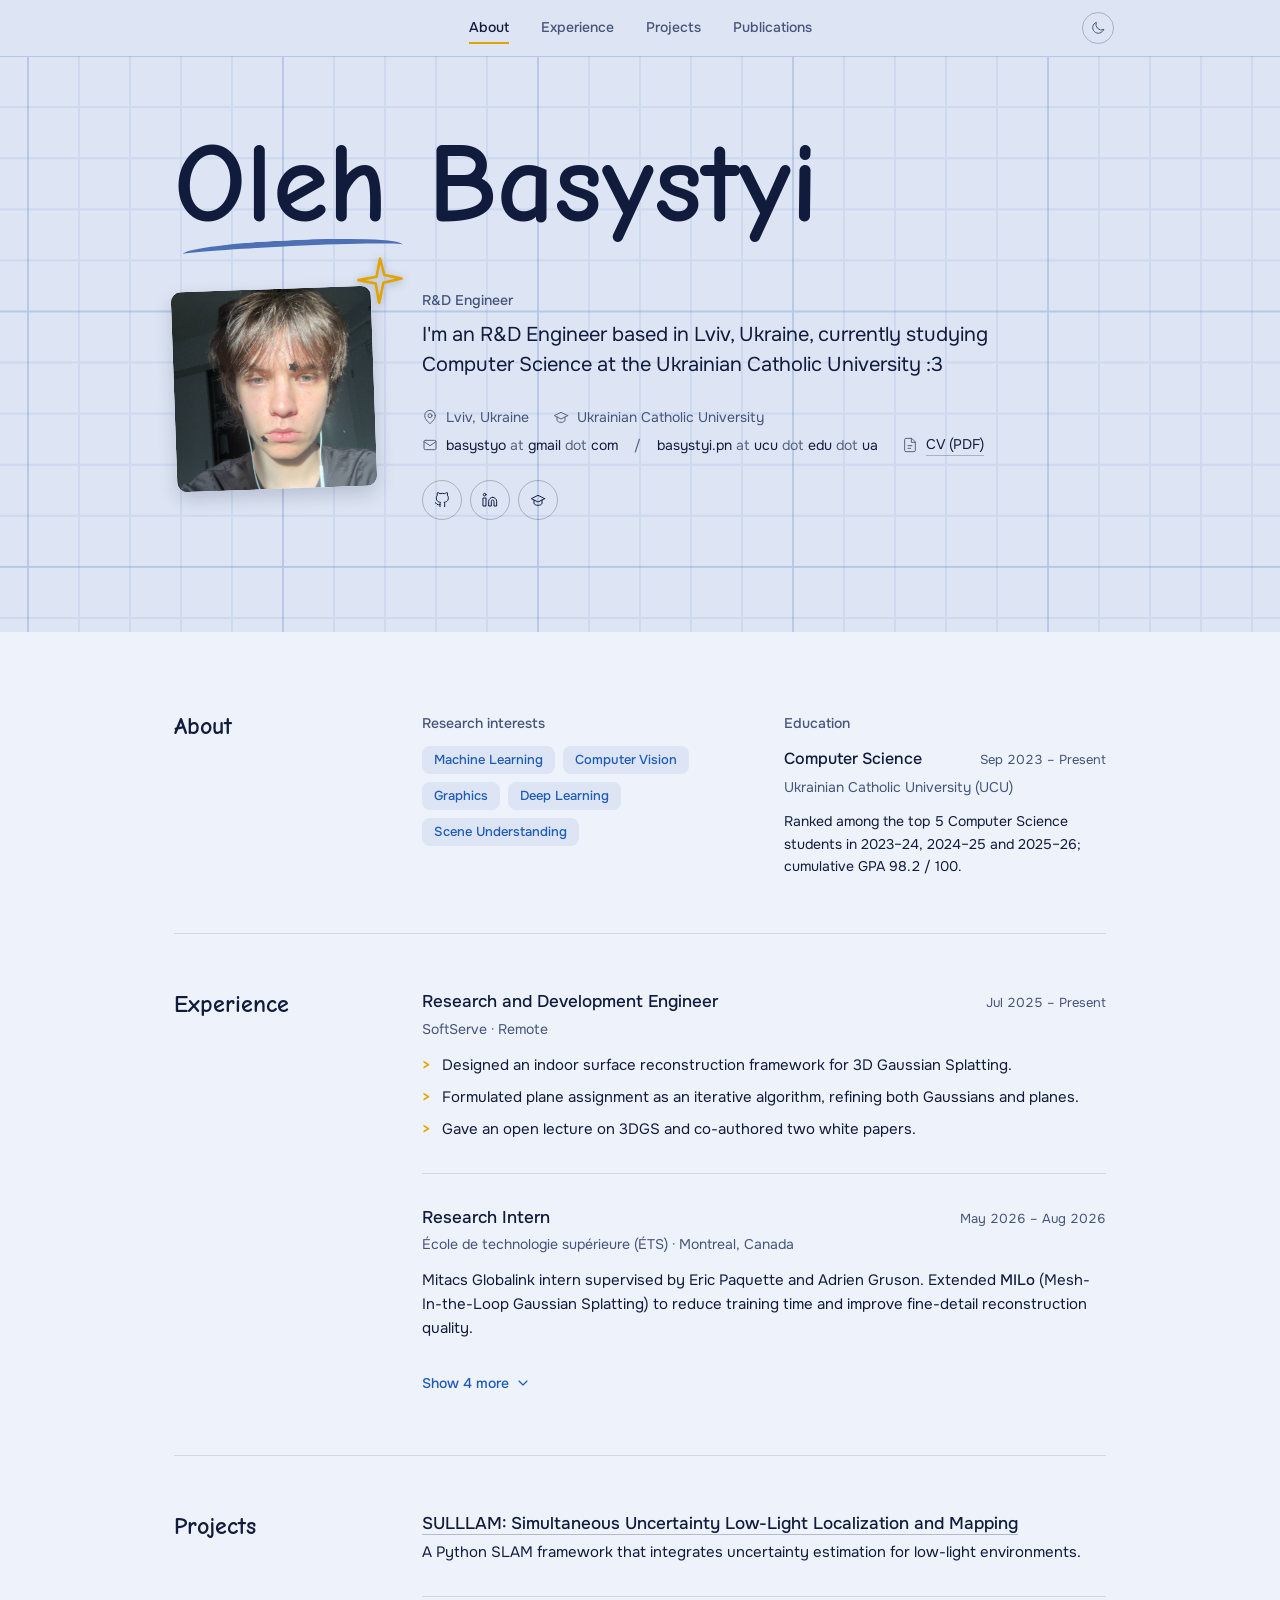
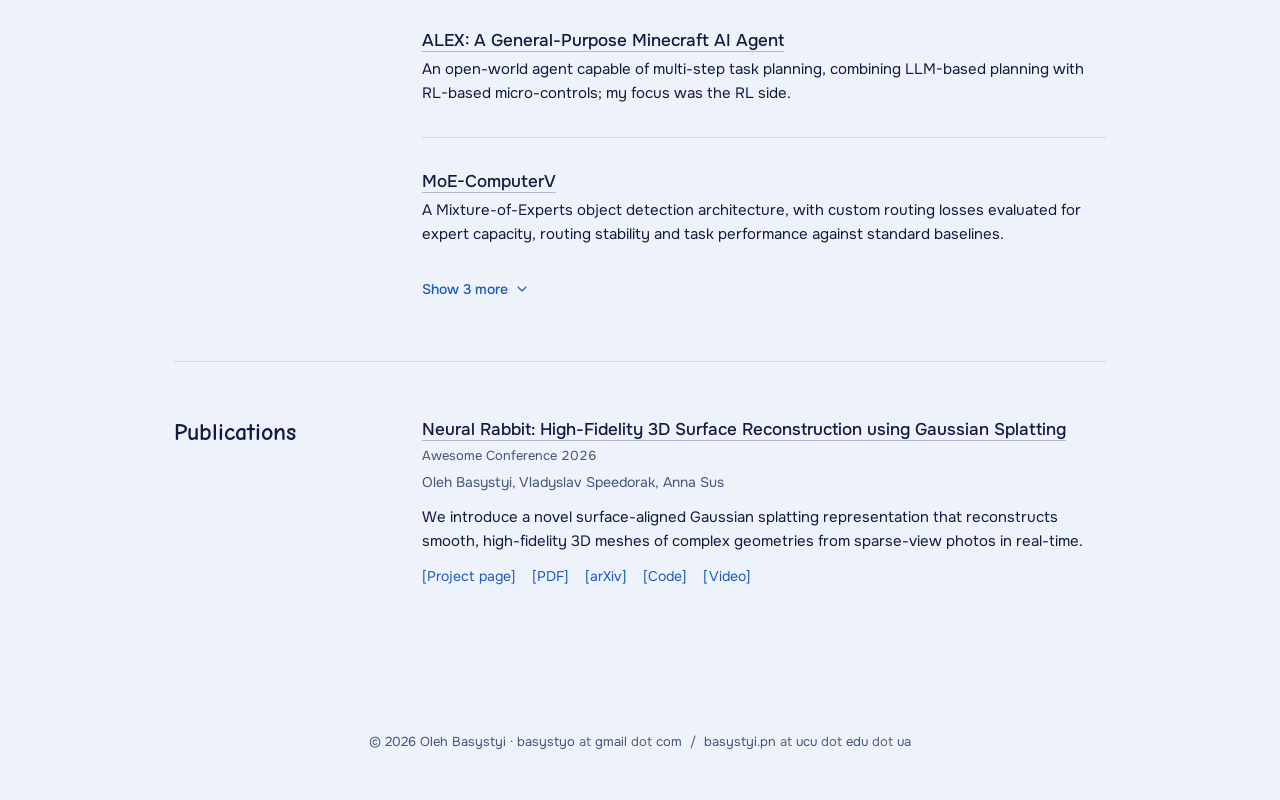
<file: index.html>
<!DOCTYPE html>
<html lang="en">
<head>
  <meta charset="utf-8">
  <title>Oleh Basystyi</title>
  <meta name="description" content="R&amp;D Engineer working on machine learning, computer vision and graphics.">
  <meta name="viewport" content="width=device-width, initial-scale=1">

  <link rel="preconnect" href="https://fonts.googleapis.com">
  <link rel="preconnect" href="https://fonts.gstatic.com" crossorigin>
  <link href="https://fonts.googleapis.com/css2?family=Onest:wght@400;500;600;700&family=Comic+Neue:wght@700&display=swap" rel="stylesheet">

  <link rel="icon" type="image/svg+xml" href="./assets/favicon.svg">
  <link href="./assets/style.css?v=13" rel="stylesheet">
  <meta name="theme-color" content="#13214a">
  <script>
    /* Theme before first paint: saved choice, else the system setting. */
    (function () {
      var d = document.documentElement, t;
      try { t = localStorage.getItem('theme'); } catch (e) {}
      if (t !== 'light' && t !== 'dark') t = matchMedia('(prefers-color-scheme: light)').matches ? 'light' : 'dark';
      d.dataset.theme = t;
      d.classList.add('js');
    })();
  </script>
</head>
<body id="top">

  <header class="site-nav">
    <nav class="site-nav-inner" aria-label="Sections">
      <a class="is-active" href="#top" aria-current="true">About</a>
      <a href="#experience">Experience</a>
      <a href="#projects">Projects</a>
      <a href="#publications">Publications</a>
      <button class="theme-toggle" type="button" aria-label="Switch to light theme">
        <svg class="icon-sun" viewBox="0 0 24 24" fill="none" stroke="currentColor" stroke-width="1.5" stroke-linecap="round" stroke-linejoin="round" aria-hidden="true"><circle cx="12" cy="12" r="4"/><path d="M12 2v2M12 20v2M4.93 4.93l1.41 1.41M17.66 17.66l1.41 1.41M2 12h2M20 12h2M4.93 19.07l1.41-1.41M17.66 6.34l1.41-1.41"/></svg>
        <svg class="icon-moon" viewBox="0 0 24 24" fill="none" stroke="currentColor" stroke-width="1.5" stroke-linecap="round" stroke-linejoin="round" aria-hidden="true"><path d="M20.5 14.5A8.5 8.5 0 0 1 9.5 3.5a8.5 8.5 0 1 0 11 11Z"/></svg>
      </button>
    </nav>
  </header>

  <main>

    <!-- =================== HERO =================== -->
    <section class="hero">
      <div class="hero-inner">
        <h1 class="hero-name">Oleh Basystyi</h1>

        <div class="hero-body">
          <div class="profile-photo-wrap">
            <div class="profile-photo">
              <img src="./assets/photo.png" alt="Oleh Basystyi">
            </div>
            <svg class="wavy-frame" viewBox="0 0 100 100" aria-hidden="true" fill="none" stroke="currentColor" stroke-linecap="round" stroke-linejoin="round">
              <path class="wavy-frame-1" d="M17.6,5.4 C19.0,5.3 23.1,5.2 25.8,5.0 C28.6,4.9 31.2,4.5 34.0,4.3 C36.7,4.2 39.6,4.2 42.5,4.1 C45.4,3.9 48.2,3.6 51.1,3.6 C54.0,3.5 57.0,3.7 59.8,3.9 C62.7,4.2 65.4,4.7 68.2,5.0 C71.0,5.2 73.6,5.4 76.5,5.4 C79.3,5.4 82.5,4.6 85.3,4.8 C88.0,5.1 91.6,5.1 93.1,6.8 C94.7,8.5 94.4,12.2 94.7,15.0 C95.0,17.7 95.1,20.3 95.0,23.1 C95.0,26.0 94.6,29.1 94.4,31.9 C94.3,34.8 94.2,37.6 94.3,40.4 C94.5,43.1 95.1,45.8 95.4,48.5 C95.6,51.3 95.8,54.3 95.8,57.1 C95.9,60.0 95.8,62.9 95.8,65.8 C95.9,68.7 96.2,71.7 96.2,74.6 C96.1,77.4 95.8,80.2 95.6,82.9 C95.4,85.7 96.0,88.9 94.8,91.0 C93.6,93.2 91.0,94.8 88.5,95.6 C86.1,96.4 83.0,95.8 80.1,95.8 C77.2,95.7 74.1,95.4 71.1,95.2 C68.2,95.1 65.3,94.9 62.4,94.8 C59.6,94.7 56.8,94.8 54.0,94.7 C51.2,94.6 48.4,94.2 45.6,94.2 C42.7,94.3 40.0,94.7 37.1,94.9 C34.2,95.2 31.2,95.8 28.2,95.9 C25.3,96.1 22.4,96.0 19.6,95.9 C16.7,95.9 13.6,96.5 11.1,95.7 C8.5,95.0 5.4,93.7 4.2,91.6 C3.0,89.5 3.9,85.9 3.8,83.1 C3.7,80.2 3.8,77.4 3.6,74.5 C3.5,71.7 3.0,69.0 3.0,66.1 C3.0,63.2 3.2,60.0 3.5,57.1 C3.7,54.1 4.4,51.1 4.6,48.2 C4.8,45.3 4.8,42.5 4.8,39.7 C4.8,36.9 4.8,34.0 4.8,31.2 C4.8,28.3 5.0,25.6 4.9,22.7 C4.7,19.7 3.7,16.4 3.9,13.5 C4.0,10.6 4.0,6.8 5.7,5.2 C7.5,3.7 11.6,4.3 14.4,4.1 C17.3,3.9 20.2,4.1 23.0,3.9 C25.8,3.8 28.3,3.2 31.2,3.0 C34.0,2.8 38.5,2.7 39.9,2.7"/>
              <path class="wavy-frame-2" d="M23.5,4.3 C24.9,4.3 29.2,4.2 32.2,4.3 C35.1,4.5 38.2,5.0 41.1,5.0 C44.0,5.0 46.7,4.7 49.6,4.5 C52.5,4.3 55.4,3.9 58.3,3.9 C61.2,3.8 64.1,4.1 67.0,4.2 C69.9,4.2 72.9,4.1 75.7,4.3 C78.5,4.4 81.4,4.4 84.0,4.9 C86.6,5.4 89.8,5.4 91.5,7.0 C93.2,8.5 93.7,11.8 94.3,14.3 C94.9,16.9 94.8,19.5 94.9,22.3 C95.0,25.0 94.9,28.0 94.9,30.8 C94.9,33.7 94.9,36.5 94.9,39.4 C95.0,42.2 95.1,45.1 95.1,47.9 C95.0,50.8 94.7,53.6 94.8,56.5 C94.8,59.4 95.1,62.2 95.3,65.2 C95.6,68.1 96.2,71.3 96.4,74.3 C96.6,77.3 96.6,80.3 96.5,83.2 C96.4,86.0 97.0,89.4 95.7,91.5 C94.4,93.6 91.5,95.2 88.8,95.8 C86.1,96.4 82.5,95.2 79.5,95.0 C76.5,94.9 73.7,94.8 70.8,94.8 C68.0,94.9 65.3,95.2 62.5,95.3 C59.6,95.4 56.7,95.5 53.8,95.3 C51.0,95.2 48.1,94.8 45.2,94.6 C42.3,94.5 39.6,94.5 36.7,94.5 C33.9,94.6 31.0,94.7 28.1,94.8 C25.3,94.9 22.4,94.9 19.4,95.2 C16.4,95.4 12.6,96.8 9.9,96.2 C7.3,95.6 4.3,93.9 3.3,91.6 C2.2,89.2 3.7,85.2 3.9,82.1 C4.0,79.1 4.0,76.2 4.0,73.2 C4.1,70.3 3.9,67.4 3.9,64.5 C4.0,61.6 4.1,58.6 4.1,55.7 C4.1,52.8 4.0,49.9 4.0,47.0 C3.9,44.0 3.6,41.0 3.7,38.1 C3.9,35.3 4.5,32.5 4.8,29.7 C5.1,26.9 5.4,24.3 5.4,21.4 C5.4,18.5 4.4,15.2 4.8,12.5 C5.2,9.7 6.0,6.3 7.9,4.9 C9.8,3.5 13.4,4.2 16.1,3.9 C18.8,3.5 21.5,3.2 24.4,3.1 C27.3,3.0 30.4,3.1 33.4,3.2 C36.4,3.3 39.5,3.7 42.4,3.6 C45.4,3.6 49.7,3.0 51.2,2.9"/>
              <path class="wavy-frame-3" d="M20.6,5.1 C22.0,5.1 26.1,5.0 28.9,5.0 C31.7,5.1 34.6,5.3 37.4,5.3 C40.2,5.3 42.9,5.1 45.7,5.1 C48.4,5.1 51.2,5.3 54.0,5.3 C56.8,5.3 59.5,5.3 62.4,5.1 C65.2,4.9 68.2,4.3 71.1,4.1 C74.0,3.8 77.1,3.6 79.9,3.6 C82.8,3.6 85.7,3.3 88.2,4.0 C90.7,4.7 94.0,5.7 95.2,7.7 C96.4,9.8 95.4,13.6 95.4,16.5 C95.3,19.4 95.0,22.4 94.9,25.2 C94.9,28.0 95.0,30.7 95.1,33.5 C95.2,36.2 95.6,38.9 95.5,41.7 C95.4,44.5 94.9,47.5 94.7,50.3 C94.5,53.1 94.2,55.8 94.1,58.5 C94.1,61.3 94.3,64.0 94.4,66.8 C94.5,69.6 94.5,72.3 94.6,75.2 C94.8,78.0 95.0,80.9 95.2,83.9 C95.4,86.8 96.7,91.0 95.6,93.1 C94.4,95.1 91.0,95.9 88.2,96.3 C85.5,96.8 82.1,95.8 79.1,95.7 C76.2,95.6 73.5,95.7 70.6,95.7 C67.8,95.7 65.0,95.7 62.1,95.7 C59.3,95.7 56.5,95.7 53.6,95.7 C50.8,95.7 48.0,95.8 45.1,95.8 C42.3,95.8 39.4,95.9 36.6,95.7 C33.9,95.5 31.3,94.8 28.6,94.6 C25.9,94.3 23.2,94.3 20.4,94.3 C17.6,94.4 14.2,95.6 11.7,95.0 C9.1,94.4 6.4,92.8 5.2,90.8 C4.0,88.8 4.6,85.6 4.4,82.9 C4.2,80.2 4.0,77.5 3.9,74.7 C3.9,71.9 4.0,68.9 4.1,66.1 C4.1,63.2 4.5,60.3 4.4,57.4 C4.3,54.6 3.7,51.9 3.5,49.0 C3.2,46.2 3.0,43.2 2.9,40.3 C2.9,37.4 3.0,34.5 3.1,31.6 C3.2,28.7 3.3,25.8 3.4,23.0 C3.5,20.2 3.3,17.2 3.7,14.5 C4.1,11.9 4.2,8.7 5.8,7.0 C7.5,5.3 10.9,5.1 13.5,4.6 C16.1,4.0 18.5,3.8 21.3,3.7 C24.0,3.6 27.1,3.8 30.0,3.8 C32.8,3.8 37.2,3.9 38.6,3.9"/>
              <path class="wavy-frame-4" d="M19.6,5.0 C21.1,5.0 25.4,5.1 28.3,5.1 C31.1,5.1 33.9,5.1 36.8,5.1 C39.6,5.0 42.4,4.8 45.3,4.9 C48.1,5.0 51.0,5.6 53.9,5.8 C56.7,6.0 59.4,6.1 62.2,6.0 C65.1,5.8 68.1,5.1 71.1,4.8 C74.0,4.5 77.0,4.4 79.9,4.3 C82.9,4.2 86.0,3.6 88.7,4.2 C91.4,4.8 94.9,5.7 96.0,7.9 C97.2,10.1 95.8,14.2 95.7,17.2 C95.5,20.3 95.1,23.4 95.1,26.3 C95.1,29.2 95.4,31.8 95.5,34.7 C95.6,37.5 95.7,40.4 95.7,43.3 C95.6,46.2 95.2,49.1 95.1,52.0 C95.0,54.9 95.0,57.7 94.9,60.6 C94.8,63.4 94.7,66.2 94.5,69.0 C94.4,71.7 93.9,74.3 93.9,77.1 C93.9,79.9 94.8,83.1 94.7,86.0 C94.5,88.9 94.9,93.0 93.2,94.6 C91.5,96.2 87.3,95.3 84.5,95.4 C81.6,95.6 78.8,95.5 75.9,95.5 C73.0,95.6 70.2,95.7 67.3,95.7 C64.4,95.7 61.5,95.6 58.6,95.6 C55.7,95.7 52.8,95.7 49.9,95.9 C47.0,96.1 44.1,96.6 41.1,96.6 C38.2,96.6 35.3,96.2 32.4,96.0 C29.6,95.8 26.8,95.5 24.0,95.3 C21.2,95.2 18.3,95.4 15.6,95.1 C12.8,94.8 9.4,94.9 7.6,93.4 C5.9,91.8 5.7,88.4 5.1,85.8 C4.6,83.2 4.6,80.5 4.5,77.8 C4.3,75.0 4.3,72.1 4.4,69.2 C4.4,66.3 4.6,63.3 4.6,60.4 C4.6,57.5 4.6,54.7 4.4,51.8 C4.3,48.9 4.1,46.0 3.9,43.1 C3.8,40.2 3.9,37.3 3.7,34.2 C3.5,31.2 2.9,28.1 2.7,25.0 C2.6,22.0 2.4,18.8 2.7,16.0 C2.9,13.2 2.8,10.0 4.2,8.0 C5.7,6.1 8.7,4.8 11.3,4.1 C14.0,3.4 17.0,3.9 19.9,3.9 C22.8,3.9 25.9,4.1 28.8,4.0 C31.7,4.0 34.6,3.9 37.5,3.9 C40.4,3.8 44.7,3.7 46.2,3.7"/>
            </svg>
            <svg class="photo-doodle" viewBox="0 0 60 60" aria-hidden="true" fill="none" stroke="currentColor" stroke-width="3" stroke-linecap="round" stroke-linejoin="round">
              <path d="M30 4 L35 23 L55 27 L34 32 L29 55 L25 33 L5 29 L26 25 Z"/>
            </svg>
          </div>

          <div class="hero-copy">
            <div class="profile-title">R&amp;D Engineer</div>
            <p class="content-intro">
              I'm an R&amp;D Engineer based in Lviv, Ukraine, currently studying Computer Science at the
              Ukrainian Catholic University :3
            </p>

            <ul class="profile-meta">
              <li>
                <svg viewBox="0 0 24 24" fill="none" stroke="currentColor" stroke-width="1.5" stroke-linecap="round" stroke-linejoin="round"><path d="M20 10c0 6-8 12-8 12s-8-6-8-12a8 8 0 0 1 16 0Z"/><circle cx="12" cy="10" r="3"/></svg>
                Lviv, Ukraine
              </li>
              <li>
                <svg viewBox="0 0 24 24" fill="none" stroke="currentColor" stroke-width="1.5" stroke-linecap="round" stroke-linejoin="round"><path d="M22 10 12 5 2 10l10 5 10-5Z"/><path d="M6 12v5c0 1.5 3 3 6 3s6-1.5 6-3v-5"/></svg>
                Ukrainian Catholic University
              </li>
              <li>
                <svg viewBox="0 0 24 24" fill="none" stroke="currentColor" stroke-width="1.5" stroke-linecap="round" stroke-linejoin="round"><rect x="3" y="5" width="18" height="14" rx="2"/><path d="m3 7 9 6 9-6"/></svg>
                <span class="email">basystyo <span class="email-sep">at</span> gmail <span class="email-sep">dot</span> com</span><span class="email-or" aria-hidden="true">/</span><span class="email">basystyi.pn <span class="email-sep">at</span> ucu <span class="email-sep">dot</span> edu <span class="email-sep">dot</span> ua</span>
              </li>
              <li>
                <svg viewBox="0 0 24 24" fill="none" stroke="currentColor" stroke-width="1.5" stroke-linecap="round" stroke-linejoin="round"><path d="M14 2H6a2 2 0 0 0-2 2v16a2 2 0 0 0 2 2h12a2 2 0 0 0 2-2V8z"/><path d="M14 2v6h6"/><path d="M9 13h6M9 17h4"/></svg>
                <a href="./cv/cv.pdf" target="_blank" rel="noopener">CV (PDF)</a>
              </li>
            </ul>

            <div class="social-links">
              <a class="social-icon" href="https://github.com/n1n1n1q" title="GitHub" aria-label="GitHub" target="_blank" rel="noopener">
                <svg viewBox="0 0 24 24" fill="none" stroke="currentColor" stroke-width="1.5" stroke-linecap="round" stroke-linejoin="round"><path d="M9 19c-5 1.5-5-2.5-7-3m14 6v-3.87a3.37 3.37 0 0 0-.94-2.61c3.14-.35 6.44-1.54 6.44-7A5.44 5.44 0 0 0 20 4.77 5.07 5.07 0 0 0 19.91 1S18.73.65 16 2.48a13.38 13.38 0 0 0-7 0C6.27.65 5.09 1 5.09 1A5.07 5.07 0 0 0 5 4.77a5.44 5.44 0 0 0-1.5 3.78c0 5.42 3.3 6.61 6.44 7A3.37 3.37 0 0 0 9 18.13V22"/></svg>
              </a>
              <a class="social-icon" href="https://www.linkedin.com/in/basystyi/" title="LinkedIn" aria-label="LinkedIn" target="_blank" rel="noopener">
                <svg viewBox="0 0 24 24" fill="none" stroke="currentColor" stroke-width="1.5" stroke-linecap="round" stroke-linejoin="round"><path d="M16 8a6 6 0 0 1 6 6v7h-4v-7a2 2 0 0 0-2-2 2 2 0 0 0-2 2v7h-4v-7a6 6 0 0 1 6-6z"/><rect x="2" y="9" width="4" height="12"/><circle cx="4" cy="4" r="2"/></svg>
              </a>
              <a class="social-icon" href="https://scholar.google.com/citations?user=eHlHtVQAAAAJ" title="Google Scholar" aria-label="Google Scholar" target="_blank" rel="noopener">
                <svg viewBox="0 0 24 24" fill="none" stroke="currentColor" stroke-width="1.5" stroke-linecap="round" stroke-linejoin="round"><path d="M22 10 12 5 2 10l10 5 10-5Z"/><path d="M6 12v5c0 1.5 3 3 6 3s6-1.5 6-3v-5"/></svg>
              </a>
            </div>
          </div>
        </div>
      </div>
    </section>

    <!-- =================== SECTIONS =================== -->
    <div class="sections">

      <section class="section reveal" id="about" aria-labelledby="about-title">
        <h2 class="section-title" id="about-title">About</h2>
        <div class="section-body about-grid">
          <div class="content-block">
            <h3 class="block-title">Research interests</h3>
            <div class="interests-list">
              <span class="tag">Machine Learning</span>
              <span class="tag">Computer Vision</span>
              <span class="tag">Graphics</span>
              <span class="tag">Deep Learning</span>
              <span class="tag">Scene Understanding</span>
            </div>
          </div>

          <div class="content-block">
            <h3 class="block-title">Education</h3>
            <div class="education-entry">
              <div class="edu-top">
                <span class="edu-degree">Computer Science</span>
                <span class="edu-period">Sep 2023 &ndash; Present</span>
              </div>
              <div class="edu-school">Ukrainian Catholic University (UCU)</div>
              <p class="edu-note">Ranked among the top 5 Computer Science students in 2023&ndash;24, 2024&ndash;25 and 2025&ndash;26; cumulative GPA 98.2 / 100.</p>
            </div>
          </div>
        </div>
      </section>

      <section class="section reveal" id="experience" aria-labelledby="experience-title">
        <h2 class="section-title" id="experience-title">Experience</h2>
        <div class="section-body">
        <div class="entry-list">

          <div class="entry">
            <div class="entry-head">
              <div class="entry-title">Research and Development Engineer</div>
              <div class="entry-period">Jul 2025 &ndash; Present</div>
            </div>
            <div class="entry-meta">SoftServe &middot; Remote</div>
            <div class="entry-desc">
              <ul>
                <li>Designed an indoor surface reconstruction framework for 3D Gaussian Splatting.</li>
                <li>Formulated plane assignment as an iterative algorithm, refining both Gaussians and planes.</li>
                <li>Gave an open lecture on 3DGS and co-authored two white papers.</li>
              </ul>
            </div>
          </div>

          <div class="entry entry--extra">
            <div class="entry-head">
              <div class="entry-title">Teaching Assistant</div>
              <div class="entry-period">Sep 2024 &ndash; Present</div>
            </div>
            <div class="entry-meta">Ukrainian Catholic University &middot; Lviv, Ukraine &middot; Part-time</div>
            <p class="entry-desc entry-lead">Led office hours, mentored final projects, developed study materials, laboratory works and homework, and graded coursework.</p>
            <div class="entry-desc">
              <ul>
                <li><b>Artificial Intelligence</b> (Aug 2026 &ndash; Present) | currently TA for the course.</li>
                <li><b>Linear Algebra</b> (Jan &ndash; May 2026) | mentored course projects and conducted seminars and lab defenses.</li>
                <li><b>Algorithms and Data Structures</b> (Jun 2025 &ndash; Jan 2026) | restructured the course, developed study materials, and ran seminars and exams.</li>
                <li><b>Architecture of Computer Systems</b> (Jan &ndash; May 2025) | gave feedback on lab works and helped students understand course material.</li>
                <li><b>Discrete Mathematics</b> (Sep 2024 &ndash; Jan 2025) | restructured course projects and developed study materials.</li>
              </ul>
            </div>
          </div>

          <div class="entry">
            <div class="entry-head">
              <div class="entry-title">Research Intern</div>
              <div class="entry-period">May 2026 &ndash; Aug 2026</div>
            </div>
            <div class="entry-meta">&Eacute;cole de technologie sup&eacute;rieure (&Eacute;TS) &middot; Montreal, Canada</div>
            <p class="entry-desc">Mitacs Globalink intern supervised by Eric Paquette and Adrien Gruson. Extended <b>MILo</b> (Mesh-In-the-Loop Gaussian Splatting) to reduce training time and improve fine-detail reconstruction quality.</p>
          </div>

          <div class="entry entry--extra">
            <div class="entry-head">
              <div class="entry-title">Research Intern</div>
              <div class="entry-period">Jul 2025 &ndash; Jul 2026</div>
            </div>
            <div class="entry-meta">Ukrainian Catholic University</div>
            <div class="entry-desc">
              <ul>
                <li>Implemented and compared filtering algorithms for IMU-based navigation.</li>
                <li>Evaluated SLAM and VIO algorithms in low-light conditions, identifying failure modes and research gaps.</li>
              </ul>
            </div>
          </div>

          <div class="entry entry--extra">
            <div class="entry-head">
              <div class="entry-title">Computer Vision Engineer</div>
              <div class="entry-period">Jun 2025 &ndash; Sep 2025</div>
            </div>
            <div class="entry-meta">Alta Ares &middot; Part-time</div>
            <p class="entry-desc">Built a reconstruction pipeline with COLMAP/GLOMAP and Gaussian Splatting (3DGUT) with object detection using YOLO.</p>
          </div>

          <div class="entry entry--extra">
            <div class="entry-head">
              <div class="entry-title">Research Intern</div>
              <div class="entry-period">Feb 2025 &ndash; Jul 2025</div>
            </div>
            <div class="entry-meta">UCU Machine Learning Lab &middot; Remote &middot; Part-time</div>
            <p class="entry-desc">Investigated efficiency-oriented alternatives to Gaussian Splatting and SfM; the work continued at SoftServe.</p>
          </div>

        </div>
        </div>
      </section>

      <section class="section reveal" id="projects" aria-labelledby="projects-title">
        <h2 class="section-title" id="projects-title">Projects</h2>
        <div class="section-body">
        <div class="entry-list">

          <div class="entry">
            <div class="entry-head">
              <div class="entry-title"><a href="https://github.com/n1n1n1q/SULLLAM" target="_blank" rel="noopener">SULLLAM: Simultaneous Uncertainty Low-Light Localization and Mapping</a></div>
            </div>
            <p class="entry-desc">A Python SLAM framework that integrates uncertainty estimation for low-light environments.</p>
          </div>

          <div class="entry">
            <div class="entry-head">
              <div class="entry-title"><a href="https://github.com/n1n1n1q/alex" target="_blank" rel="noopener">ALEX: A General-Purpose Minecraft AI Agent</a></div>
            </div>
            <p class="entry-desc">An open-world agent capable of multi-step task planning, combining LLM-based planning with RL-based micro-controls; my focus was the RL side.</p>
          </div>

          <div class="entry entry--extra">
            <div class="entry-head">
              <div class="entry-title"><a href="https://github.com/n1n1n1q/adhd" target="_blank" rel="noopener">ADHD: Adaptive Dynamic Hazard Detection</a></div>
            </div>
            <p class="entry-desc">A change-detection pipeline that compares 3D point clouds built with Fast3R against mapped 3D objects detected with YOLO.</p>
          </div>

          <div class="entry entry--extra">
            <div class="entry-head">
              <div class="entry-title"><a href="https://github.com/n1n1n1q/distributed-dl" target="_blank" rel="noopener">Distributed DL</a></div>
            </div>
            <p class="entry-desc">A libtorch-based framework for distributed deep learning, implementing MPI and NCCL communication primitives over Torch tensors, plus a Python- and GDB-based MPI-friendly debugger.</p>
          </div>

          <div class="entry">
            <div class="entry-head">
              <div class="entry-title"><a href="https://github.com/n1n1n1q/MoE-COMPUTEr" target="_blank" rel="noopener">MoE-ComputerV</a></div>
            </div>
            <p class="entry-desc">A Mixture-of-Experts object detection architecture, with custom routing losses evaluated for expert capacity, routing stability and task performance against standard baselines.</p>
          </div>

          <div class="entry entry--extra">
            <div class="entry-head">
              <div class="entry-title"><a href="https://github.com/Raspy-Py/DroneSwarm" target="_blank" rel="noopener">Drone Swarm</a></div>
            </div>
            <p class="entry-desc">A low-cost LED detection algorithm for an embedded device (OpenCV, Eigen, PyTorch), and research into estimating the distance between an FPV drone and an object of interest.</p>
          </div>

        </div>
        </div>
      </section>

      <section class="section reveal" id="publications" aria-labelledby="publications-title">
        <h2 class="section-title" id="publications-title">Publications</h2>
        <div class="section-body">
          <div class="entry-list">
      <!-- PUBLICATIONS_START -->
      <div class="entry">
        <div class="entry-head">
          <div class="entry-title"><a href="./papers/example-paper/">Neural Rabbit: High-Fidelity 3D Surface Reconstruction using Gaussian Splatting</a></div>
          <div class="entry-period">Awesome Conference 2026</div>
        </div>
        <div class="entry-meta">Oleh Basystyi, Vladyslav Speedorak, Anna Sus</div>
        <p class="entry-desc">We introduce a novel surface-aligned Gaussian splatting representation that reconstructs smooth, high-fidelity 3D meshes of complex geometries from sparse-view photos in real-time.</p>
        <div class="entry-links">
          <a href="./papers/example-paper/">[Project page]</a>
          <a href="https://arxiv.org/pdf/xxxx.xxxxx" target="_blank" rel="noopener">[PDF]</a>
          <a href="https://arxiv.org/abs/xxxx.xxxxx" target="_blank" rel="noopener">[arXiv]</a>
          <a href="https://github.com/n1n1n1q/neural-rabbit" target="_blank" rel="noopener">[Code]</a>
          <a href="https://www.youtube.com/watch?v=dQw4w9WgXcQ" target="_blank" rel="noopener">[Video]</a>
        </div>
      </div>
      <!-- PUBLICATIONS_END -->
          </div>
        </div>
      </section>

    </div>

  </main>

  <footer class="site-footer">
    &copy; 2026 Oleh Basystyi &middot; <span class="email">basystyo <span class="email-sep">at</span> gmail <span class="email-sep">dot</span> com</span><span class="email-or" aria-hidden="true">/</span><span class="email">basystyi.pn <span class="email-sep">at</span> ucu <span class="email-sep">dot</span> edu <span class="email-sep">dot</span> ua</span>
  </footer>

  <script src="./assets/script.js?v=13"></script>
</body>
</html>
</file>
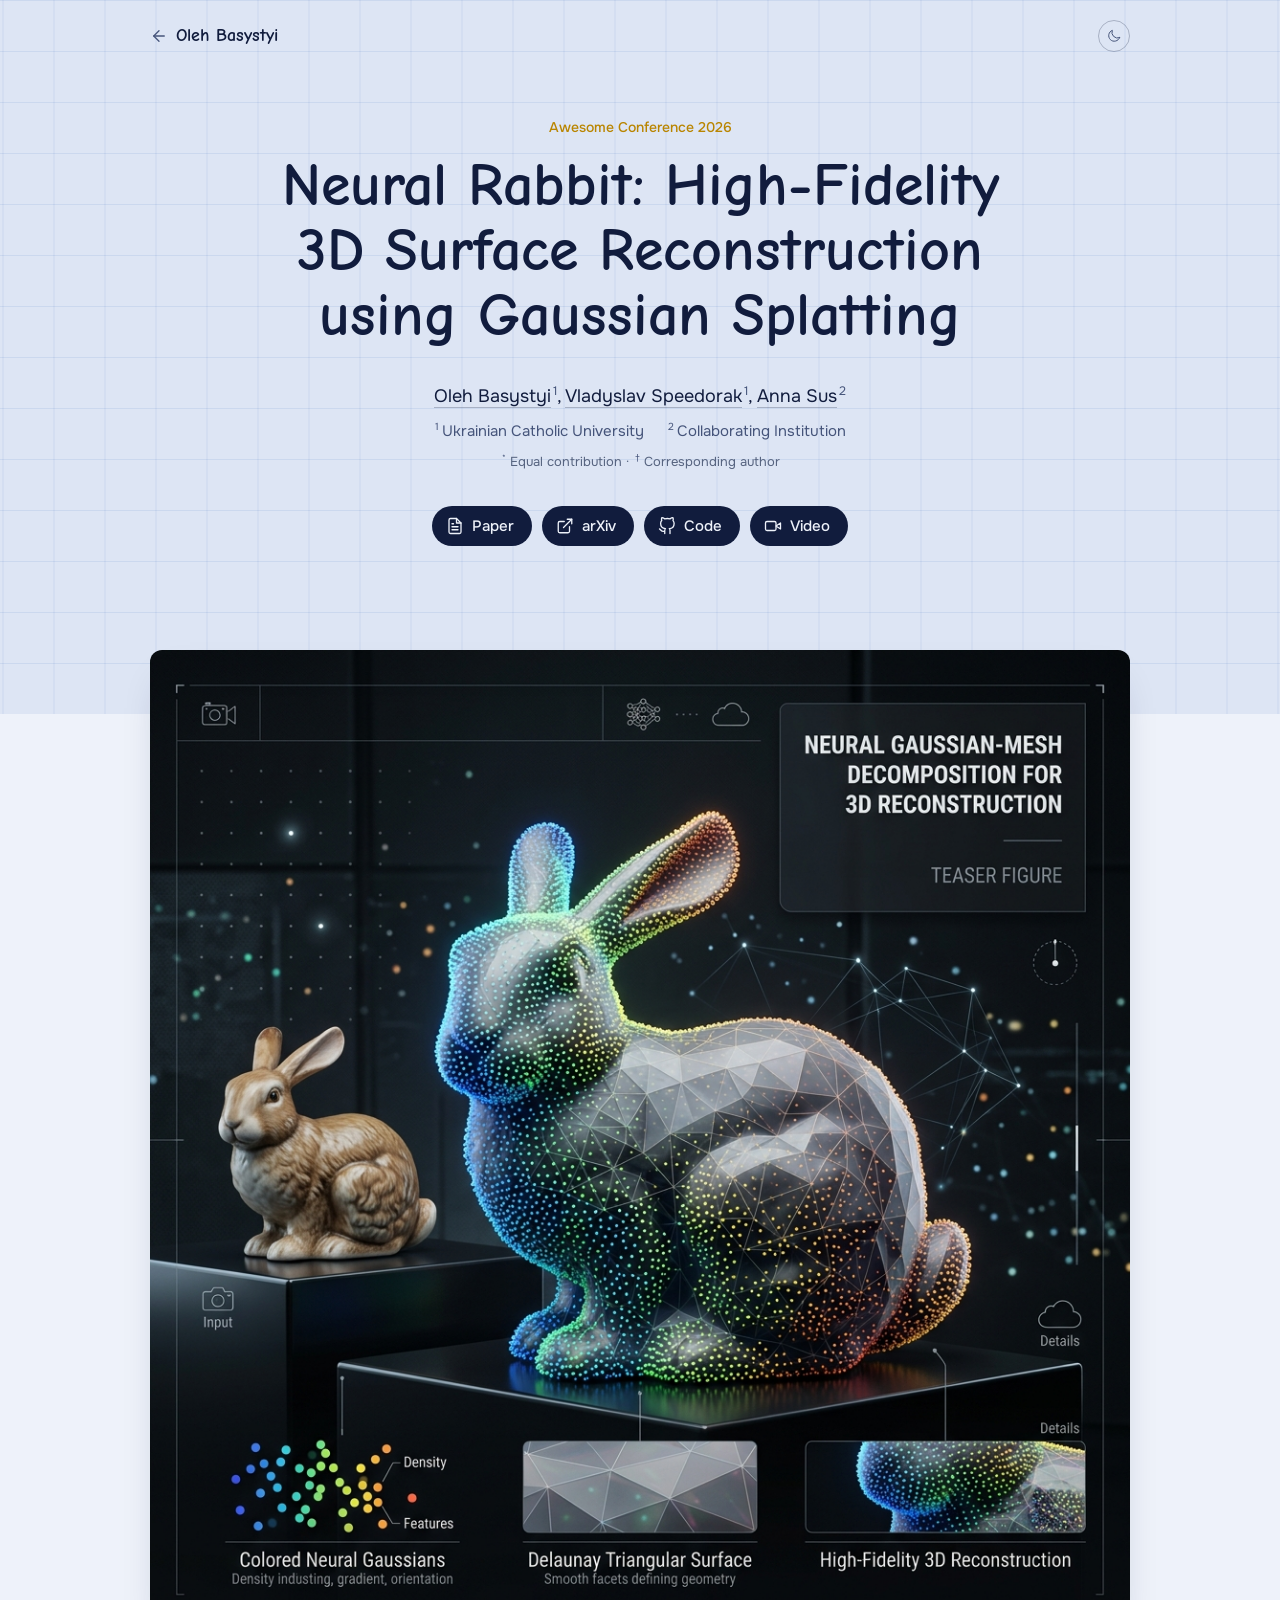
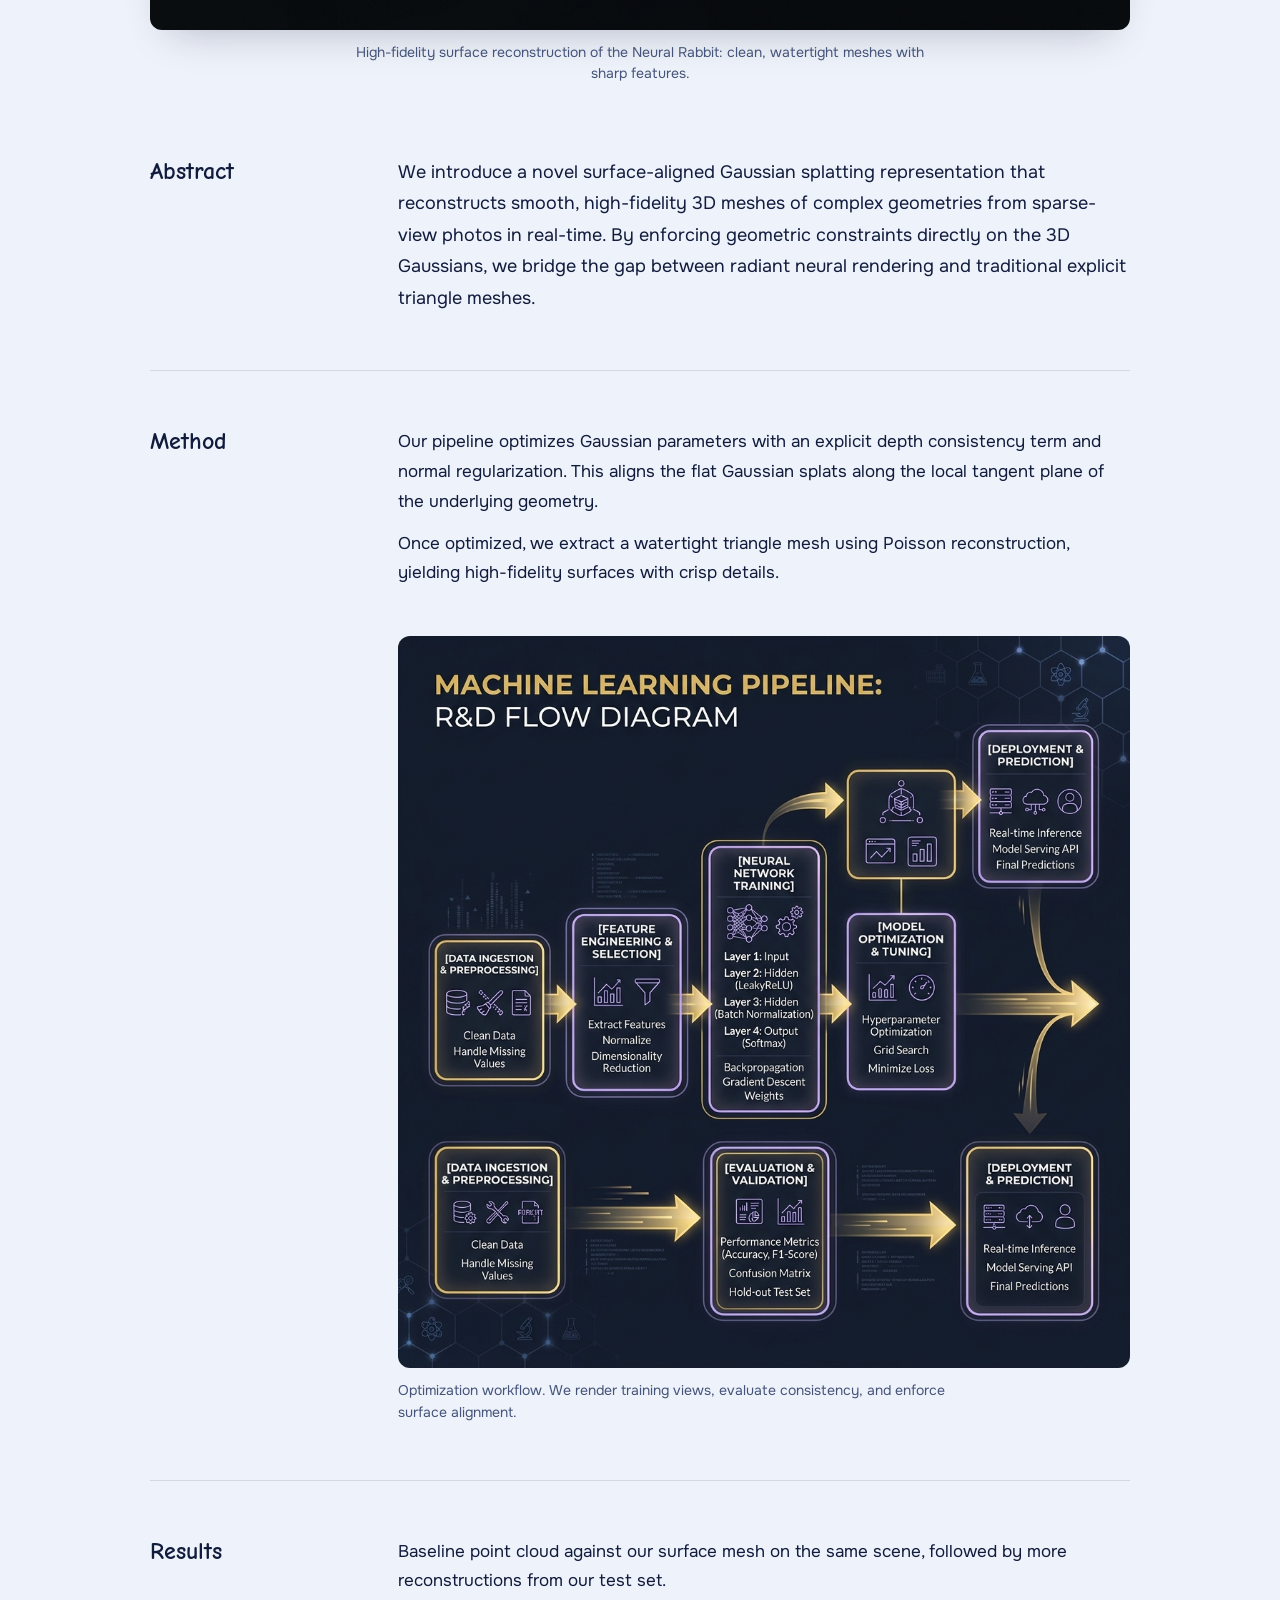
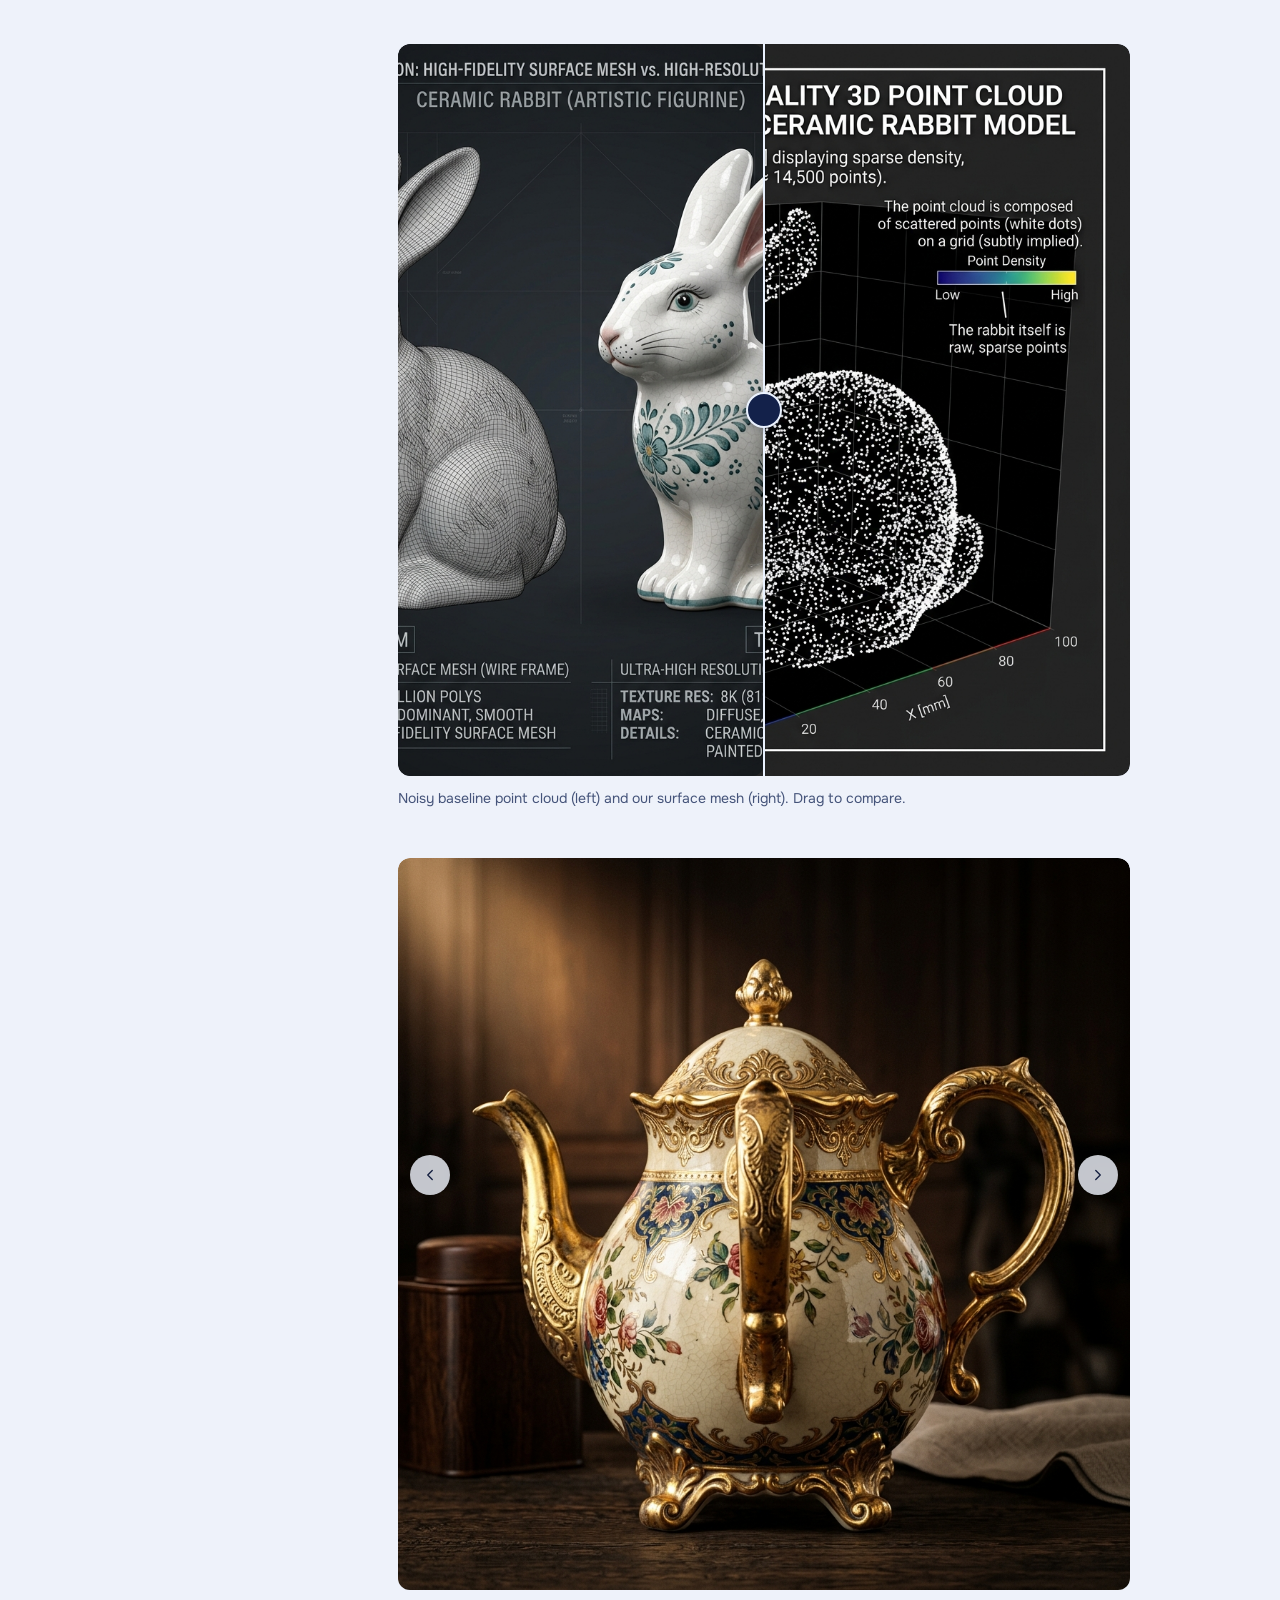
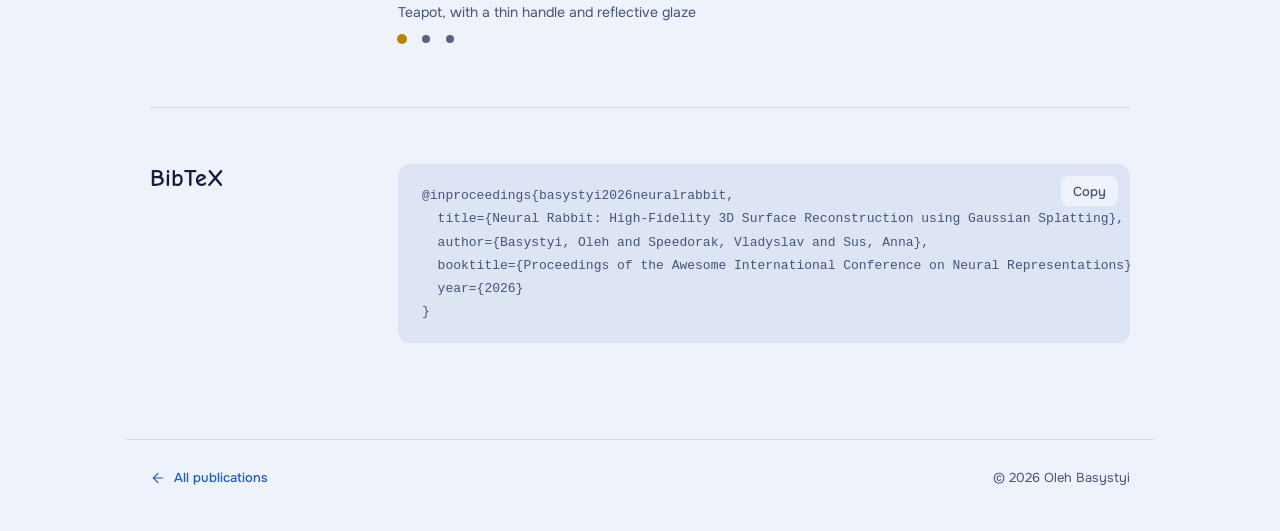
<file: papers/example-paper/index.html>
<!DOCTYPE html>
<html lang="en">
<head>
  <meta charset="utf-8">
  <title>Neural Rabbit &middot; Oleh Basystyi</title>
  <meta name="description" content="Neural Rabbit: High-Fidelity 3D Surface Reconstruction using Gaussian Splatting.">
  <meta name="viewport" content="width=device-width, initial-scale=1">

  <!-- Fonts (Consistent with Oleh Basystyi's personal website) -->
  <link rel="preconnect" href="https://fonts.googleapis.com">
  <link rel="preconnect" href="https://fonts.gstatic.com" crossorigin>
  <link href="https://fonts.googleapis.com/css2?family=Onest:wght@400;500;600;700&family=Comic+Neue:wght@700&family=JetBrains+Mono:wght@400&display=swap" rel="stylesheet">

  <!-- Favicon -->
  <link rel="icon" type="image/svg+xml" href="../../assets/favicon.svg">
  
  <!-- Shared Style -->
  <link href="../../paper-core/paper.css?v=5" rel="stylesheet">
  <script>
    /* Theme before first paint: saved choice, else the system setting. */
    (function () {
      var d = document.documentElement, t;
      try { t = localStorage.getItem('theme'); } catch (e) {}
      if (t !== 'light' && t !== 'dark') t = matchMedia('(prefers-color-scheme: light)').matches ? 'light' : 'dark';
      d.dataset.theme = t;
      d.classList.add('js');
    })();
  </script>
</head>
<body>

  <!-- ==================== MASTHEAD ==================== -->
  <div class="paper-masthead">
    <nav class="paper-topbar" aria-label="Site">
      <a class="paper-home" href="../../">
        <svg viewBox="0 0 24 24" fill="none" stroke="currentColor" stroke-width="1.75" stroke-linecap="round" stroke-linejoin="round" aria-hidden="true"><path d="M19 12H5"/><path d="m12 19-7-7 7-7"/></svg>
        Oleh Basystyi
      </a>
      <button class="theme-toggle" type="button" aria-label="Switch to light theme">
        <svg class="icon-sun" viewBox="0 0 24 24" fill="none" stroke="currentColor" stroke-width="1.5" stroke-linecap="round" stroke-linejoin="round" aria-hidden="true"><circle cx="12" cy="12" r="4"/><path d="M12 2v2M12 20v2M4.93 4.93l1.41 1.41M17.66 17.66l1.41 1.41M2 12h2M20 12h2M4.93 19.07l1.41-1.41M17.66 6.34l1.41-1.41"/></svg>
        <svg class="icon-moon" viewBox="0 0 24 24" fill="none" stroke="currentColor" stroke-width="1.5" stroke-linecap="round" stroke-linejoin="round" aria-hidden="true"><path d="M20.5 14.5A8.5 8.5 0 0 1 9.5 3.5a8.5 8.5 0 1 0 11 11Z"/></svg>
      </button>
    </nav>

    <header class="paper-header">
      <div class="paper-conference">Awesome Conference 2026</div>
      <h1 class="paper-title">Neural Rabbit: High-Fidelity 3D Surface Reconstruction using Gaussian Splatting</h1>

      <!-- Authors: name, link, affiliation number(s). Add * or &dagger; after the number for notes. -->
      <p class="paper-authors">
          <span class="author"><a href="https://github.com/n1n1n1q" target="_blank" rel="noopener">Oleh Basystyi</a><sup>1</sup></span>,
          <span class="author"><a href="#" target="_blank" rel="noopener">Vladyslav Speedorak</a><sup>1</sup></span>,
          <span class="author"><a href="#" target="_blank" rel="noopener">Anna Sus</a><sup>2</sup></span>
      </p>
      <p class="paper-affiliations">
          <span><sup>1</sup>Ukrainian Catholic University</span>
          <span><sup>2</sup>Collaborating Institution</span>
      </p>
      <p class="paper-notes"><sup>*</sup> Equal contribution &middot; <sup>&dagger;</sup> Corresponding author</p>

      <!-- Links: delete any you don't have -->
      <div class="paper-links">
        <a class="paper-btn" href="#" target="_blank" rel="noopener">
          <svg viewBox="0 0 24 24" fill="none" stroke="currentColor" stroke-width="1.75" stroke-linecap="round" stroke-linejoin="round" aria-hidden="true"><path d="M14 2H6a2 2 0 0 0-2 2v16a2 2 0 0 0 2 2h12a2 2 0 0 0 2-2V8z"/><path d="M14 2v6h6"/><path d="M16 13H8M16 17H8M10 9H8"/></svg>
          Paper
        </a>
        <a class="paper-btn" href="#" target="_blank" rel="noopener">
          <svg viewBox="0 0 24 24" fill="none" stroke="currentColor" stroke-width="1.75" stroke-linecap="round" stroke-linejoin="round" aria-hidden="true"><path d="M18 13v6a2 2 0 0 1-2 2H5a2 2 0 0 1-2-2V8a2 2 0 0 1 2-2h6"/><path d="M15 3h6v6"/><path d="M10 14 21 3"/></svg>
          arXiv
        </a>
        <a class="paper-btn" href="#" target="_blank" rel="noopener">
          <svg viewBox="0 0 24 24" fill="none" stroke="currentColor" stroke-width="1.75" stroke-linecap="round" stroke-linejoin="round" aria-hidden="true"><path d="M9 19c-5 1.5-5-2.5-7-3m14 6v-3.87a3.37 3.37 0 0 0-.94-2.61c3.14-.35 6.44-1.54 6.44-7A5.44 5.44 0 0 0 20 4.77 5.07 5.07 0 0 0 19.91 1S18.73.65 16 2.48a13.38 13.38 0 0 0-7 0C6.27.65 5.09 1 5.09 1A5.07 5.07 0 0 0 5 4.77a5.44 5.44 0 0 0-1.5 3.78c0 5.42 3.3 6.61 6.44 7A3.37 3.37 0 0 0 9 18.13V22"/></svg>
          Code
        </a>
        <a class="paper-btn" href="#" target="_blank" rel="noopener">
          <svg viewBox="0 0 24 24" fill="none" stroke="currentColor" stroke-width="1.75" stroke-linecap="round" stroke-linejoin="round" aria-hidden="true"><path d="m22 8-6 4 6 4V8Z"/><rect x="2" y="6" width="14" height="12" rx="2"/></svg>
          Video
        </a>
      </div>
    </header>
  </div>

  <main class="paper-wrap">

    <!-- ==================== TEASER ==================== -->
    <figure class="paper-figure paper-figure--wide paper-teaser">
      <img src="assets/teaser.png" alt="Neural Rabbit reconstructed as a smooth surface mesh.">
      <figcaption class="figure-caption">High-fidelity surface reconstruction of the Neural Rabbit: clean, watertight meshes with sharp features.</figcaption>
    </figure>

    <!-- ==================== ABSTRACT ==================== -->
    <section class="paper-section">
      <h2>Abstract</h2>
      <div class="paper-abstract">
        <p>We introduce a novel surface-aligned Gaussian splatting representation that reconstructs smooth, high-fidelity 3D meshes of complex geometries from sparse-view photos in real-time. By enforcing geometric constraints directly on the 3D Gaussians, we bridge the gap between radiant neural rendering and traditional explicit triangle meshes.</p>
      </div>
    </section>

    <!-- ==================== METHOD ==================== -->
    <!-- Text, then figures. For text beside a figure, wrap both in <div class="columns">. -->
    <section class="paper-section">
      <h2>Method</h2>
      <p>Our pipeline optimizes Gaussian parameters with an explicit depth consistency term and normal regularization. This aligns the flat Gaussian splats along the local tangent plane of the underlying geometry.</p>
      <p>Once optimized, we extract a watertight triangle mesh using Poisson reconstruction, yielding high-fidelity surfaces with crisp details.</p>
      <figure class="paper-figure">
        <img src="assets/pipeline.png" alt="Pipeline diagram of the optimization workflow.">
        <figcaption class="figure-caption">Optimization workflow. We render training views, evaluate consistency, and enforce surface alignment.</figcaption>
      </figure>
    </section>

    <!-- ==================== RESULTS ==================== -->
    <section class="paper-section">
      <h2>Results</h2>
      <p>Baseline point cloud against our surface mesh on the same scene, followed by more reconstructions from our test set.</p>

      <!-- Before / after slider: two <img> inside .image-compare (before first). -->
      <figure class="paper-figure paper-figure--wide">
        <div class="image-compare">
          <img src="assets/compare_before.png" alt="Baseline point cloud">
          <img src="assets/compare_after.png" alt="Our surface mesh">
        </div>
        <figcaption class="figure-caption">Noisy baseline point cloud (left) and our surface mesh (right). Drag to compare.</figcaption>
      </figure>

      <!-- Carousel: one .carousel-slide per image or video. -->
      <figure class="paper-figure paper-figure--wide">
        <div class="paper-carousel">
            <div class="carousel-slide">
              <img src="assets/carousel_1.png" alt="Reconstructed teapot">
              <div class="carousel-slide-caption">Teapot, with a thin handle and reflective glaze</div>
            </div>
            <div class="carousel-slide">
              <img src="assets/carousel_2.png" alt="Reconstructed Roman column">
              <div class="carousel-slide-caption">Roman column, with fine marble carvings</div>
            </div>
            <div class="carousel-slide">
              <img src="assets/carousel_3.png" alt="Reconstructed robotic hand">
              <div class="carousel-slide-caption">Robotic hand, with metallic joints</div>
            </div>
        </div>
      </figure>
    </section>

    <!-- ==================== BIBTEX ==================== -->
    <section class="paper-section paper-citation">
      <h2>BibTeX</h2>
      <div class="citation">
        <button class="copy-citation-btn" type="button">Copy</button>
        <pre><code>@inproceedings{basystyi2026neuralrabbit,
  title={Neural Rabbit: High-Fidelity 3D Surface Reconstruction using Gaussian Splatting},
  author={Basystyi, Oleh and Speedorak, Vladyslav and Sus, Anna},
  booktitle={Proceedings of the Awesome International Conference on Neural Representations},
  year={2026}
}</code></pre>
      </div>
    </section>

  </main>

  <footer class="paper-footer">
    <a href="../../#publications" class="back-to-site">
      <svg viewBox="0 0 24 24" fill="none" stroke="currentColor" stroke-width="1.75" stroke-linecap="round" stroke-linejoin="round" aria-hidden="true"><path d="M19 12H5"/><path d="m12 19-7-7 7-7"/></svg>
      All publications
    </a>
    <span>&copy; 2026 Oleh Basystyi</span>
  </footer>

  <script src="../../paper-core/paper.js?v=4"></script>
</body>
</html>
</file>
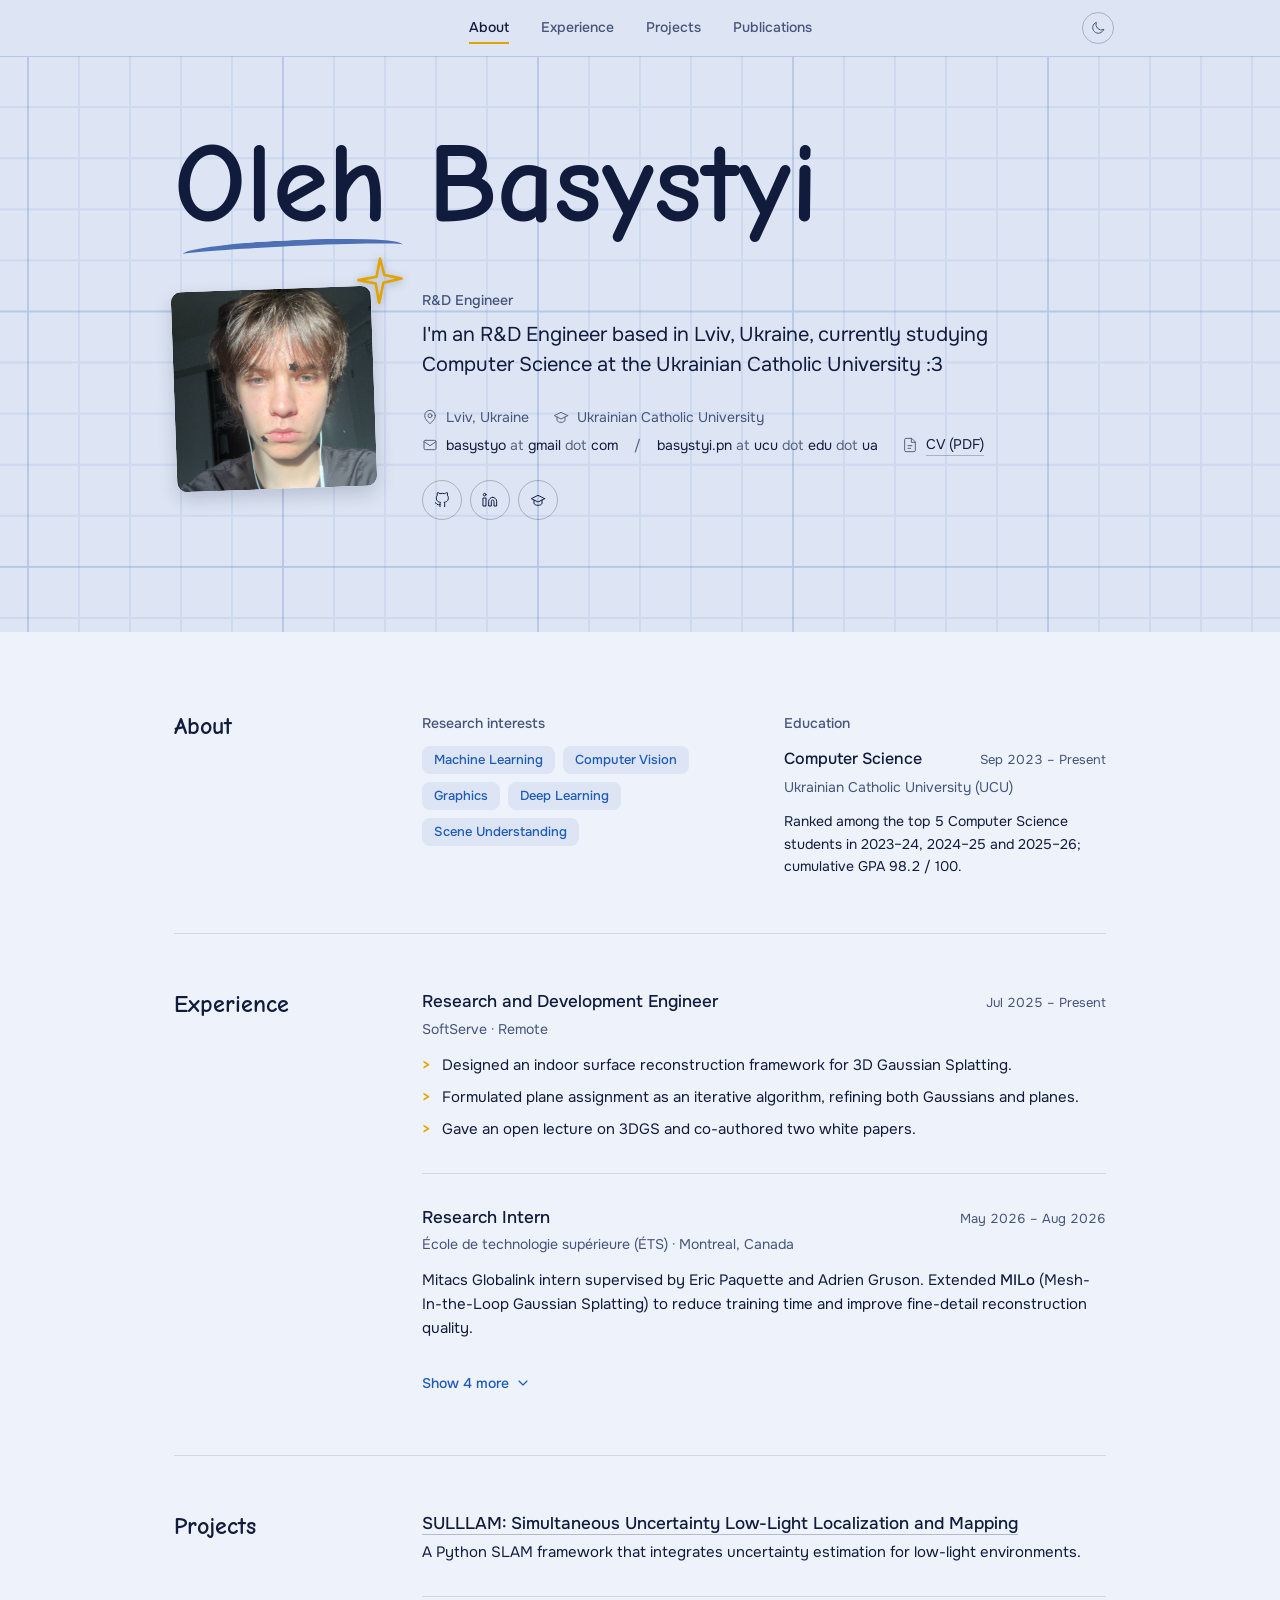
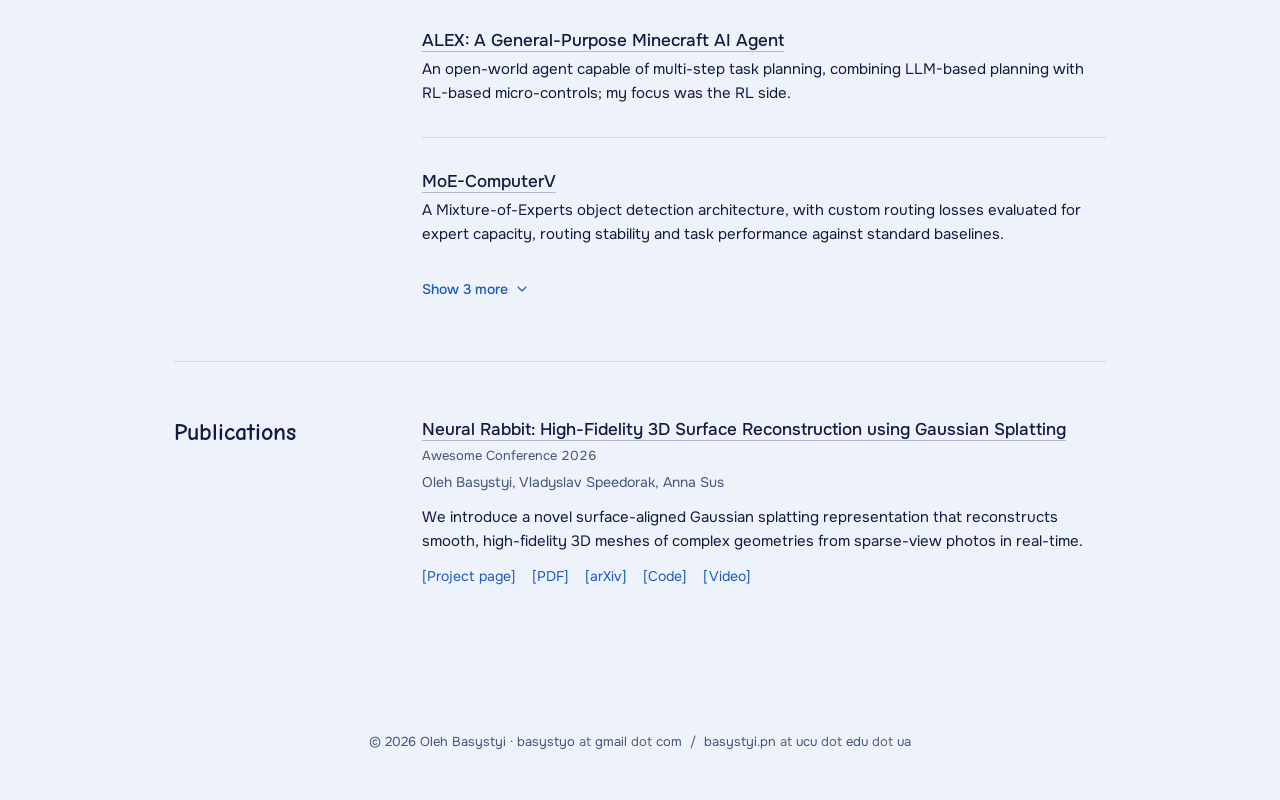
<file: experience.html>
<!DOCTYPE html>
<html lang="en">
<head>
  <meta charset="utf-8">
  <title>Experience &middot; Oleh Basystyi</title>
  <meta name="viewport" content="width=device-width, initial-scale=1">
  <!-- This page moved into a section of the home page. -->
  <link rel="canonical" href="https://n1n1n1q.github.io/#experience">
  <meta http-equiv="refresh" content="0; url=./#experience">
  <script>location.replace('./#experience');</script>
</head>
<body>
  <p><a href="./#experience">Experience moved to the home page.</a></p>
</body>
</html>
</file>
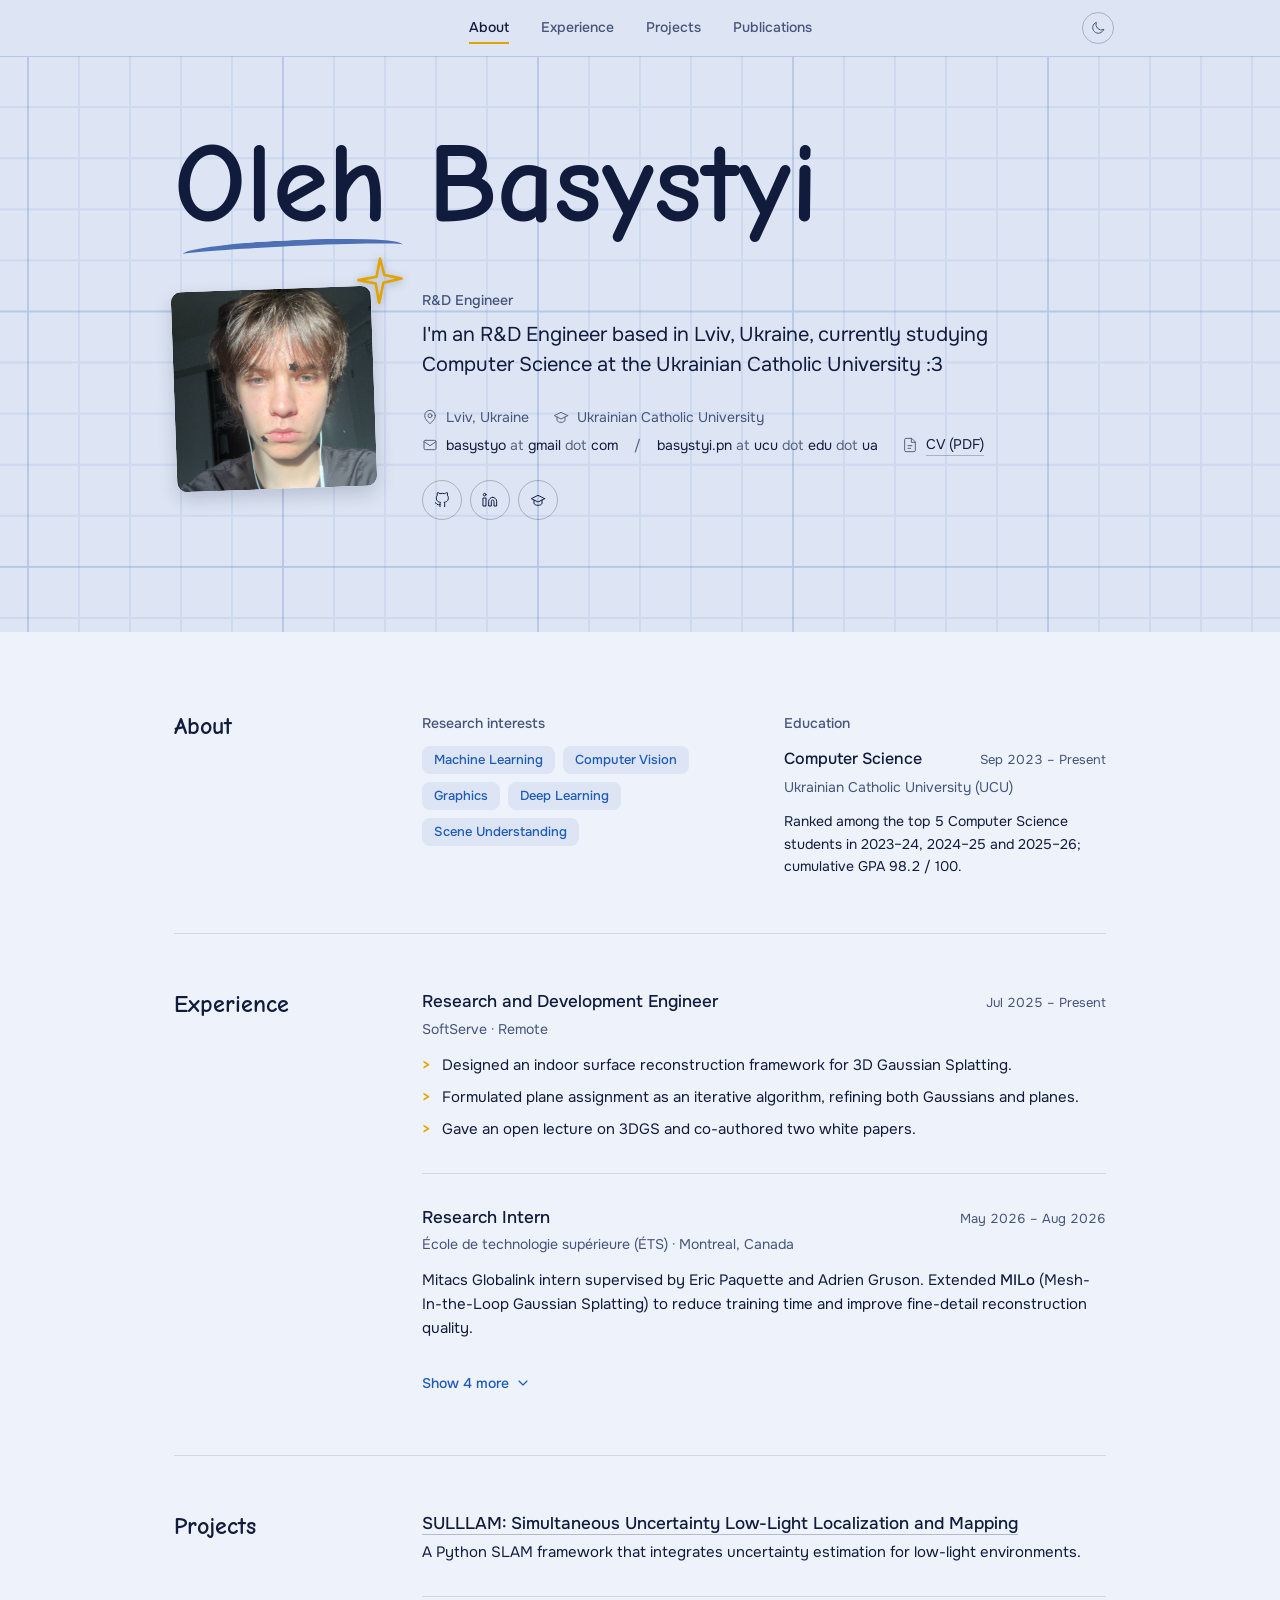
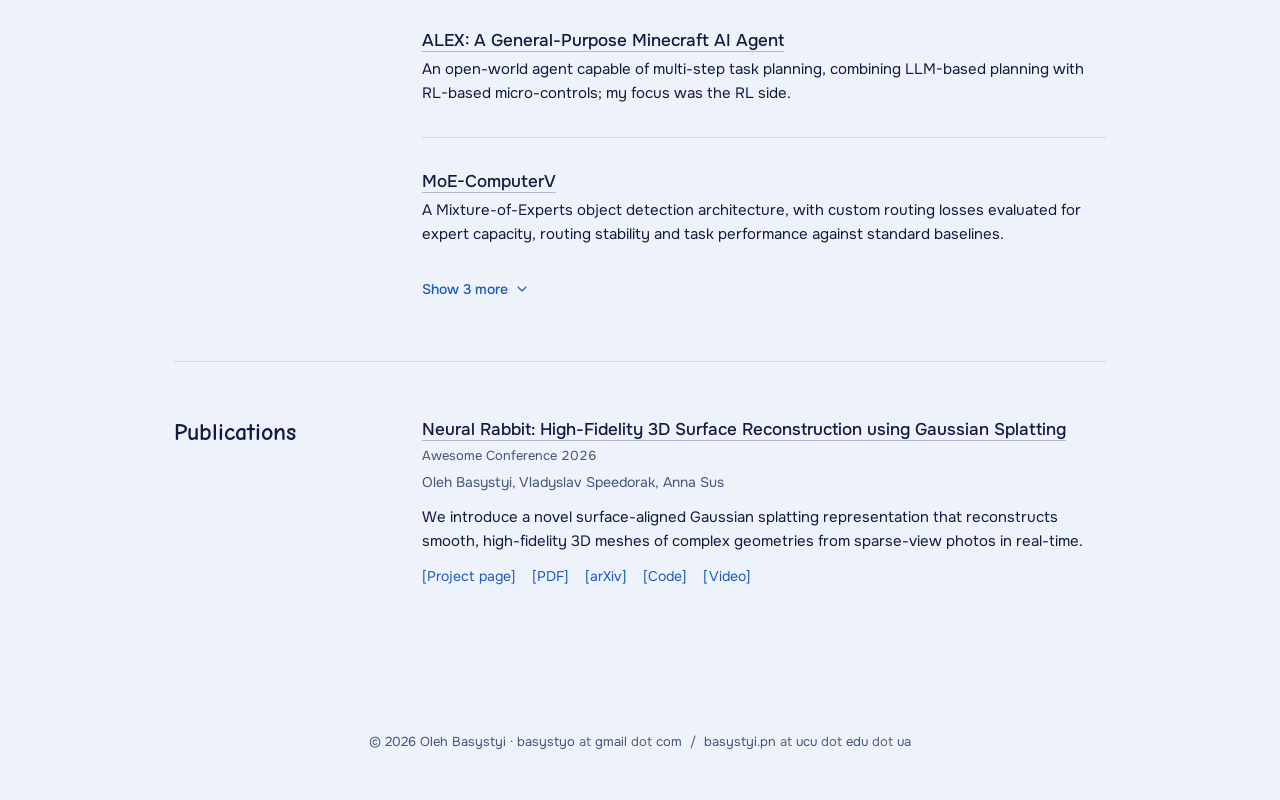
<file: projects.html>
<!DOCTYPE html>
<html lang="en">
<head>
  <meta charset="utf-8">
  <title>Projects &middot; Oleh Basystyi</title>
  <meta name="viewport" content="width=device-width, initial-scale=1">
  <!-- This page moved into a section of the home page. -->
  <link rel="canonical" href="https://n1n1n1q.github.io/#projects">
  <meta http-equiv="refresh" content="0; url=./#projects">
  <script>location.replace('./#projects');</script>
</head>
<body>
  <p><a href="./#projects">Projects moved to the home page.</a></p>
</body>
</html>
</file>
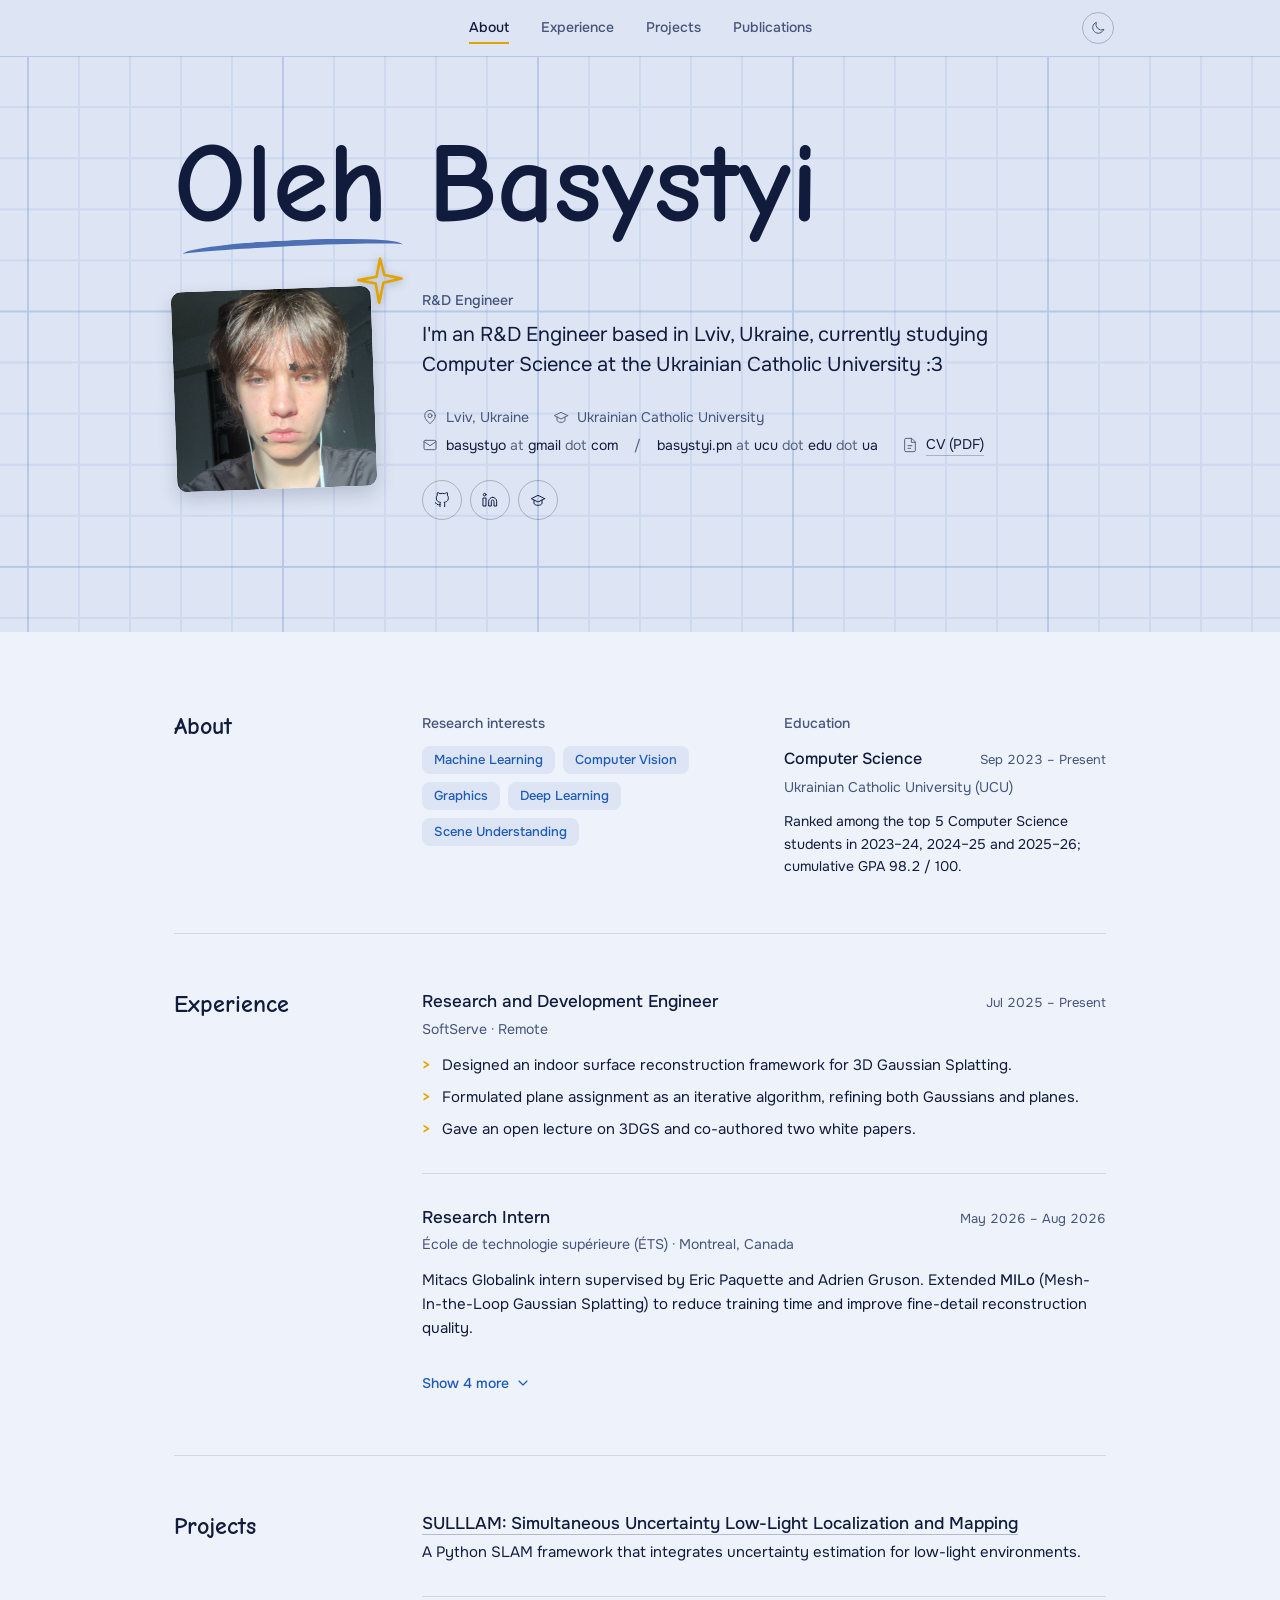
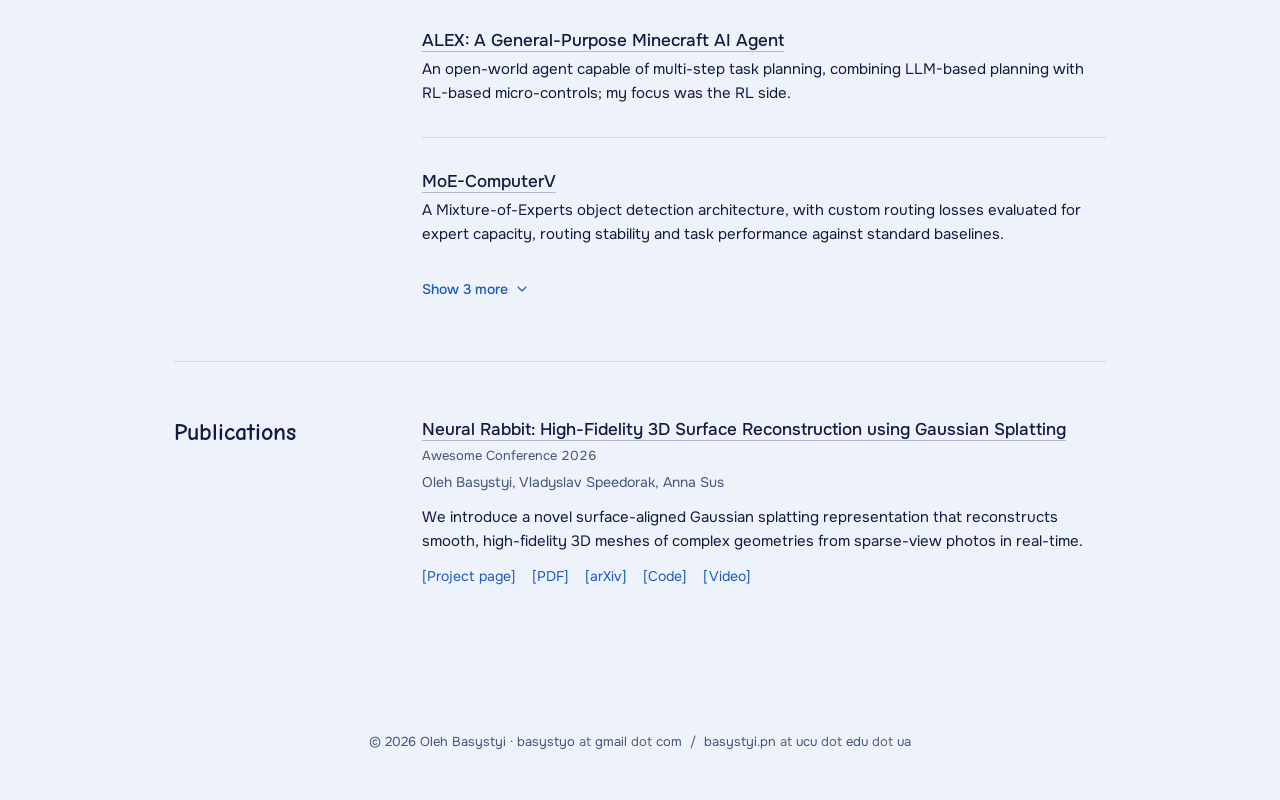
<file: publications.html>
<!DOCTYPE html>
<html lang="en">
<head>
  <meta charset="utf-8">
  <title>Publications &middot; Oleh Basystyi</title>
  <meta name="viewport" content="width=device-width, initial-scale=1">
  <!-- This page moved into a section of the home page. -->
  <link rel="canonical" href="https://n1n1n1q.github.io/#publications">
  <meta http-equiv="refresh" content="0; url=./#publications">
  <script>location.replace('./#publications');</script>
</head>
<body>
  <p><a href="./#publications">Publications moved to the home page.</a></p>
</body>
</html>
</file>
<file: assets/style.css>
/* =========================================================
   style.css — Oleh Basystyi, personal site
   ========================================================= */

/* Palette: night + sky + lemon
   --bg      page ground, deep navy
   --field   nav + hero band, a lighter navy
   --link    sky blue: links, tags, the point surface
   --accent  lemon: the star, active nav, list markers, the cursor's glow.
             Kept scarce on purpose; it is what people should remember. */
:root {
  color-scheme: dark;
  --bg: #0a1228;
  --field: #13214a;
  --text: #eaf2ff;
  --text-dim: #a3b5d6;
  --text-muted: #8799bb;
  --link: #9cc9ff;
  --accent: #ffd23f;
  --pencil: #6589c5;
  --on-accent: #0a1228;
  --border: rgba(234, 242, 255, 0.10);
  --border-strong: rgba(234, 242, 255, 0.22);
  --grid-ink: #9cc9ff;
  --grid-minor: 0.18;
  --grid-major: 0.42;
  --shadow-photo: 0 8px 20px rgb(3 10 28 / 20%);
  --shadow-star: rgb(3 10 28 / 50%);
  --shadow-float: rgb(3 10 28 / 45%);

  --font-body: 'Onest', system-ui, sans-serif;
  --font-display: 'Comic Sans MS', 'Comic Neue', cursive;
  --display-weight: 700;
  --name-scale: 0.94;
  --name-tracking: 0;

  --radius-lg: 16px;
  --radius-md: 12px;
  --radius-sm: 8px;
  --ease-out: cubic-bezier(0.23, 1, 0.32, 1);
}

/* Light theme: the same notebook by daylight. Cool drafting paper, navy ink, a deeper
   sky for links, and amber where the lemon would vanish on white. Chosen by the
   nav toggle (data-theme) or, without JS, by the system setting. */
:root[data-theme="light"] {
  color-scheme: light;
  --bg: #eef2fa;
  --field: #dde5f4;
  --text: #111c3d;
  --text-dim: #45547a;
  --text-muted: #56637f;
  --link: #1d5bb8;
  --accent: #e2a300;
  --pencil: #4c70b3;
  --on-accent: #111c3d;
  --border: rgba(17, 28, 61, 0.12);
  --border-strong: rgba(17, 28, 61, 0.26);
  --grid-ink: #2f63b8;
  --grid-minor: 0.09;
  --grid-major: 0.22;
  --shadow-photo: 0 8px 18px rgb(17 28 61 / 18%);
  --shadow-star: rgb(17 28 61 / 30%);
  --shadow-float: rgb(17 28 61 / 18%);
}
@media (prefers-color-scheme: light) {
  :root:not([data-theme]) {
    color-scheme: light;
    --bg: #eef2fa;
    --field: #dde5f4;
    --text: #111c3d;
    --text-dim: #45547a;
    --text-muted: #56637f;
    --link: #1d5bb8;
    --accent: #e2a300;
    --pencil: #4c70b3;
    --on-accent: #111c3d;
    --border: rgba(17, 28, 61, 0.12);
    --border-strong: rgba(17, 28, 61, 0.26);
    --grid-ink: #2f63b8;
    --grid-minor: 0.09;
    --grid-major: 0.22;
    --shadow-photo: 0 8px 18px rgb(17 28 61 / 18%);
    --shadow-star: rgb(17 28 61 / 30%);
    --shadow-float: rgb(17 28 61 / 18%);
  }
}

* { box-sizing: border-box; }

html { scroll-behavior: smooth; scroll-padding-top: 72px; }

body {
  margin: 0;
  transition: background-color 200ms ease, color 200ms ease;
  background: var(--bg);
  color: var(--text);
  font-family: var(--font-body);
  font-weight: 400;
  line-height: 1.6;
  -webkit-font-smoothing: antialiased;
}

::selection {
  background: var(--accent);
  color: var(--on-accent);
}

a { color: var(--link); text-decoration: none; transition: color 160ms ease; }
a:focus-visible { outline: 2px solid var(--link); outline-offset: 2px; border-radius: 4px; }

h1, h2, h3 {
  font-family: var(--font-body);
  font-weight: 500;
  margin: 0;
}

b, strong { font-weight: 500; color: var(--text); }

/* ---------- Header nav ---------- */
.site-nav {
  position: sticky;
  top: 0;
  z-index: 20;
  background: var(--field);
}
.site-nav-inner {
  max-width: 980px;
  margin: 0 auto;
  padding: 12px 24px;
  display: flex;
  justify-content: center;
  flex-wrap: wrap;
  gap: 4px 32px;
}
.site-nav-inner a {
  font-size: 14px;
  font-weight: 500;
  color: var(--text-dim);
  padding: 4px 0;
  border-bottom: 2px solid transparent;
}
.site-nav-inner a.is-active {
  color: var(--text);
  border-bottom-color: var(--accent);
}
.site-nav-inner { position: relative; }
.theme-toggle {
  position: absolute;
  right: 16px;
  top: 50%;
  transform: translateY(-50%);
  width: 32px;
  height: 32px;
  padding: 0;
  display: inline-flex;
  align-items: center;
  justify-content: center;
  border: 1px solid var(--border-strong);
  border-radius: 50%;
  background: transparent;
  color: var(--text-dim);
  cursor: pointer;
  transition: color 160ms ease, border-color 160ms ease;
}
.theme-toggle svg { width: 16px; height: 16px; }
.theme-toggle:focus-visible { outline: 2px solid var(--link); outline-offset: 2px; }
.theme-toggle .icon-moon { display: none; }
:root[data-theme="light"] .theme-toggle .icon-sun { display: none; }
:root[data-theme="light"] .theme-toggle .icon-moon { display: block; }
html:not(.js) .theme-toggle { display: none; }

/* ---------- Hero ---------- */
.hero {
  position: relative;
  background: var(--field);
  overflow: hidden;
}
.hero-canvas {
  position: absolute;
  inset: 0;
  width: 100%;
  height: 100%;
  pointer-events: none;
}

.hero-inner {
  position: relative;
  max-width: 980px;
  margin: 0 auto;
  padding: 72px 24px 112px;
  width: 100%;
}

.hero-name {
  position: relative;
  font-family: var(--font-display);
  font-weight: var(--display-weight);
  font-size: calc(clamp(3.25rem, 13vw, 7.5rem) * var(--name-scale));
  line-height: 1;
  letter-spacing: var(--name-tracking);
  color: var(--text);
  margin: 0 0 48px;
}

.hero-name, .hero-copy > * { width: fit-content; }

.hero-body {
  display: grid;
  grid-template-columns: 200px 1fr;
  gap: 48px;
  align-items: start;
}

.profile-photo-wrap { position: relative; }
.profile-photo {
  position: relative;
  width: 100%;
  aspect-ratio: 1 / 1;
  border-radius: var(--radius-lg);
  overflow: hidden;
  background: var(--bg);
}
.profile-photo img {
  width: 100%;
  height: 100%;
  object-fit: cover;
  display: block;
  border-radius: inherit;
}
.profile-title {
  font-size: 14px;
  font-weight: 500;
  color: var(--text-dim);
  margin-bottom: 8px;
}

.content-intro {
  font-size: 20px;
  line-height: 1.5;
  color: var(--text);
  max-width: 44ch;
  margin: 0 0 28px;
}

.profile-meta {
  display: flex;
  flex-wrap: wrap;
  gap: 8px 24px;
  font-size: 14px;
  line-height: 1.4;
  color: var(--text-dim);
  margin: 0;
  padding: 0;
}
.profile-meta li { display: flex; align-items: center; gap: 8px; list-style: none; }
.profile-meta svg {
  width: 16px;
  height: 16px;
  flex-shrink: 0;
  color: var(--text-muted);
}
.profile-meta a { color: var(--text); border-bottom: 1px solid var(--border-strong); }

.social-links {
  display: flex;
  gap: 8px;
  margin-top: 24px;
}
.social-icon {
  width: 40px;
  height: 40px;
  border-radius: 50%;
  border: 1px solid var(--border-strong);
  color: var(--text);
  display: inline-flex;
  align-items: center;
  justify-content: center;
  transition: transform 160ms var(--ease-out), background-color 160ms ease, color 160ms ease, border-color 160ms ease;
}
.social-icon svg { width: 16px; height: 16px; }
.social-icon:active { transform: scale(0.95); }

/* ---------- Sections ---------- */
.sections {
  max-width: 980px;
  margin: 0 auto;
  padding: 24px 24px 48px;
}
.section {
  display: grid;
  grid-template-columns: 200px 1fr;
  gap: 48px;
  align-items: start;
  padding: 56px 0;
  border-top: 1px solid var(--border);
}
.section:first-child { border-top: none; }
.section-title {
  position: sticky;
  top: 80px;
  font-family: var(--font-display);
  font-weight: var(--display-weight);
  font-size: 24px;
  line-height: 1.2;
  color: var(--text);
}
.section-body { min-width: 0; }
.about-grid {
  display: grid;
  grid-template-columns: 1fr 1fr;
  gap: 40px;
}

.block-title {
  font-size: 14px;
  font-weight: 500;
  color: var(--text-dim);
  margin-bottom: 12px;
}

.interests-list {
  display: flex;
  flex-wrap: wrap;
  gap: 8px;
}
.tag {
  font-size: 13px;
  font-weight: 500;
  line-height: 20px;
  padding: 4px 12px;
  border-radius: var(--radius-sm);
  background: var(--field);
  color: var(--link);
}

.education-entry { font-size: 14px; }
.edu-top {
  display: flex;
  align-items: baseline;
  justify-content: space-between;
  gap: 16px;
  margin-bottom: 4px;
}
.edu-degree {
  font-weight: 500;
  font-size: 16px;
  color: var(--text);
}
.edu-period {
  font-size: 13px;
  color: var(--text-dim);
  font-variant-numeric: tabular-nums;
  white-space: nowrap;
}
.edu-school { color: var(--text-dim); }
.edu-note { margin: 12px 0 0; font-size: 14px; color: var(--text); }

.entry-desc.entry-lead { margin-bottom: 12px; }
.entry-desc a { border-bottom: 1px solid var(--border-strong); }

@media (max-width: 720px) {
  .site-nav-inner { padding: 12px 56px 12px 16px; gap: 4px 24px; }
  .theme-toggle { right: 12px; }
  .hero-inner { padding: 40px 16px 104px; }
  .hero-name { margin-bottom: 40px; }
  .hero-body { grid-template-columns: 1fr; gap: 32px; }
  .profile-photo-wrap { width: 160px; margin: 12px 0 0 12px; } /* room for the pencil loop */
  .content-intro { font-size: 18px; max-width: 100%; }
  .profile-meta { flex-direction: column; }
  .sections { padding: 8px 16px 32px; }
  .section { grid-template-columns: 1fr; gap: 24px; padding: 40px 0; }
  .section-title { position: static; }
  .about-grid { grid-template-columns: 1fr; gap: 32px; }
}

/* ---------- Entries (Experience / Projects / Publications) ---------- */
.page-empty { color: var(--text-dim); font-size: 15px; margin: 0; }

.entry-list {
  display: flex;
  flex-direction: column;
}

.entry {
  padding-top: 32px;
  margin-top: 32px;
  border-top: 1px solid var(--border);
}
.entry:first-child {
  padding-top: 0;
  margin-top: 0;
  border-top: none;
}

.entry-head {
  display: flex;
  flex-wrap: wrap;
  align-items: baseline;
  justify-content: space-between;
  gap: 4px 16px;
  margin-bottom: 4px;
}
.entry-title {
  font-weight: 500;
  font-size: 17px;
  line-height: 1.4;
  color: var(--text);
}
.entry-title a { color: var(--text); border-bottom: 1px solid var(--border-strong); }
.entry-period {
  font-size: 13px;
  color: var(--text-dim);
  font-variant-numeric: tabular-nums;
  white-space: nowrap;
}
.entry-meta {
  font-size: 14px;
  color: var(--text-dim);
  margin-bottom: 12px;
}
.entry-desc {
  font-size: 15px;
  color: var(--text);
  margin: 0;
}
.entry-desc ul {
  margin: 0;
  padding-left: 0;
  list-style: none;
}
.entry-desc li {
  margin-bottom: 8px;
  padding-left: 20px;
  position: relative;
}
.entry-desc li:last-child { margin-bottom: 0; }
.entry-desc li::before {
  content: ">";
  position: absolute;
  left: 0;
  color: var(--accent);
  font-weight: 600;
}

/* Extra entries: revealed by "Show more" in their chronological place,
   one step quieter than the main ones. */
.entry--extra .entry-title,
.entry--extra .entry-desc { color: var(--text-dim); }
.entry--extra .entry-desc b { color: var(--text-dim); }
.entry--extra .entry-title a { color: var(--text-dim); }
.entry--extra .entry-meta { color: var(--text-muted); }

.more-toggle {
  display: inline-flex;
  align-items: center;
  gap: 6px;
  margin-top: 28px;
  padding: 6px 0;
  border: 0;
  background: none;
  color: var(--link);
  font: 500 14px/1.4 var(--font-body);
  cursor: pointer;
}
.more-toggle svg { width: 16px; height: 16px; transition: transform 200ms var(--ease-out); }
.more-toggle[aria-expanded="true"] svg { transform: rotate(180deg); }
.more-toggle:focus-visible { outline: 2px solid var(--link); outline-offset: 2px; border-radius: 4px; }

.entry-links {
  display: flex;
  flex-wrap: wrap;
  gap: 4px 16px;
  margin-top: 12px;
  font-size: 14px;
}

/* ---------- Footer ---------- */
.site-footer {
  padding: 40px 16px 48px;
  text-align: center;
  font-size: 13px;
  color: var(--text-dim);
}
.site-footer a { color: var(--text-dim); }

.email-sep { color: var(--text-muted); }
/* Addresses are plain text on purpose: no mailto, so scrapers get nothing to follow. */
.email { color: var(--text); white-space: nowrap; }
.email-or { margin: 0 8px; color: var(--text-muted); }
.site-footer .email { color: var(--text-dim); }

/* ---------- Hover (real pointers only; touch fires hover on tap) ---------- */
@media (hover: hover) and (pointer: fine) {
  a:hover { color: var(--text); }
  .site-nav-inner a:hover { color: var(--text); }
  .profile-meta a:hover { color: var(--link); }
  .entry-title a:hover { color: var(--link); }
  .more-toggle:hover { color: var(--text); }
  .entry--extra .entry-title a:hover { color: var(--link); }
  .site-footer a:hover { color: var(--text); }
  .social-icon:hover {
    border-color: var(--link);
    color: var(--link);
  }
  .theme-toggle:hover { color: var(--text); border-color: var(--link); }
}

/* ---------- Reveal ---------- */
.js .reveal {
  opacity: 0;
  transform: translateY(12px);
  transition: opacity 500ms var(--ease-out), transform 500ms var(--ease-out);
}
.js .reveal.is-visible { opacity: 1; transform: translateY(0); }

@media (prefers-reduced-motion: reduce) {
  *, *::before, *::after {
    transition-duration: 0.001ms !important;
    animation-duration: 0.001ms !important;
    animation-delay: 0s !important;
    scroll-behavior: auto !important;
  }

}

.hero-name::after {
  content: "";
  position: absolute;
  bottom: -18px;
  left: 0.08em;
  width: min(45%, 220px);
  height: 13px;
  border-top: 6px solid var(--pencil);
  border-radius: 55% 70% 0 0;
  transform: rotate(-3deg);
}
.profile-photo {
  border-radius: 10px;
  background: transparent;
  transform: rotate(-2deg);
  box-shadow: var(--shadow-photo);
}
.profile-photo img { border: 0; border-radius: 10px; }

/* Wavy frame + star, after the site's first version: four hand-drawn
   takes of the frame swapped on a stepped timer (a "line boil"). */
.wavy-frame {
  position: absolute;
  inset: -11%;
  width: 122%;
  height: 122%;
  z-index: 1;
  overflow: visible;
  pointer-events: none;
  color: var(--pencil);
  transform: rotate(-2deg);
}
.wavy-frame path {
  opacity: 0;
  vector-effect: non-scaling-stroke;
  stroke-width: 2.5px;
  animation: wavy-flip 0.5s steps(1) infinite;
}
.wavy-frame .wavy-frame-2 { animation-delay: -0.125s; }
.wavy-frame .wavy-frame-3 { animation-delay: -0.250s; }
.wavy-frame .wavy-frame-4 { animation-delay: -0.375s; }
@keyframes wavy-flip {
  0%, 24.9% { opacity: 1; }
  25%, 100% { opacity: 0; }
}

.photo-doodle {
  position: absolute;
  top: -34px;
  right: -32px;
  width: 52px;
  height: 52px;
  z-index: 2;
  color: var(--accent);
  filter: drop-shadow(0 2px 4px var(--shadow-star));
  animation: star-jitter 1.2s steps(1) infinite;
}
@keyframes star-jitter {
  0%   { transform: translate(0, 0) rotate(-10deg); }
  16%  { transform: translate(3px, -3px) rotate(6deg); }
  33%  { transform: translate(-3px, 2px) rotate(-18deg); }
  50%  { transform: translate(2px, 3px) rotate(8deg); }
  66%  { transform: translate(-2px, -2px) rotate(-4deg); }
  83%  { transform: translate(3px, 1px) rotate(14deg); }
  100% { transform: translate(0, 0) rotate(-10deg); }
}

@media (prefers-reduced-motion: reduce) {
  .wavy-frame path { animation: none; }
  .wavy-frame .wavy-frame-1 { opacity: 1; }
  .photo-doodle { animation: none; transform: rotate(-10deg); }
}
</file>
<file: paper-core/paper.css>
/* =========================================================
   paper.css — paper project pages
   A project page (authors with numbered affiliations, pill links,
   teaser first) laid out like the personal site: graph-paper
   masthead, Comic title and section names, a 200px label column.
   ========================================================= */

:root {
  color-scheme: dark;
  --bg: #0a1228;
  --surface: #13214a;
  --surface-2: #1a2b5c;
  --border: rgba(234, 242, 255, 0.10);
  --border-strong: rgba(234, 242, 255, 0.22);
  --text: #eaf2ff;
  --text-dim: #a3b5d6;
  --text-muted: #8799bb;
  --accent: #9cc9ff;          /* links: Sky Ink */
  --accent-rgb: 156, 201, 255;
  --accent-2: #ffd23f;        /* the star: venue, active dot */
  --grid-ink: rgba(156, 201, 255, 0.10);
  --overlay: rgba(10, 18, 40, 0.72);
  --shadow-knob: rgba(0, 0, 0, 0.4);

  --font-body: 'Onest', system-ui, -apple-system, sans-serif;
  --font-display: 'Comic Sans MS', 'Comic Neue', cursive;
  --font-mono: 'JetBrains Mono', ui-monospace, SFMono-Regular, Menlo, monospace;
  --radius-md: 12px;
  --radius-sm: 8px;
  --ease: cubic-bezier(0.23, 1, 0.32, 1);
  --max-width: 980px;
  --page: 980px;       /* same container as the home page */
  --label: 200px;      /* section-name column, as on the home page */
  --gutter: 48px;
}

/* Light theme, matching the personal site (see assets/style.css). */
:root[data-theme="light"] {
  color-scheme: light;
  --bg: #eef2fa;
  --surface: #dde5f4;
  --surface-2: #cfdaee;
  --border: rgba(17, 28, 61, 0.12);
  --border-strong: rgba(17, 28, 61, 0.26);
  --text: #111c3d;
  --text-dim: #45547a;
  --text-muted: #56637f;
  --accent: #1d5bb8;
  --accent-rgb: 29, 91, 184;
  --accent-2: #b98500;
  --grid-ink: rgba(47, 99, 184, 0.10);
  --overlay: rgba(238, 242, 250, 0.82);
  --shadow-knob: rgba(17, 28, 61, 0.25);
}

* { box-sizing: border-box; }

html { scroll-behavior: smooth; overflow-x: clip; }

body {
  margin: 0;
  background: var(--bg);
  color: var(--text);
  font-family: var(--font-body);
  font-weight: 400;
  line-height: 1.6;
  -webkit-font-smoothing: antialiased;
  overflow-x: clip;
}

::selection { background: var(--accent-2); color: #0a1228; }

a { color: var(--accent); text-decoration: none; transition: color 160ms ease; }
a:focus-visible, button:focus-visible {
  outline: 2px solid var(--accent);
  outline-offset: 2px;
  border-radius: 4px;
}

h1, h2, h3, h4 { margin: 0; color: var(--text); font-weight: 500; }
p { margin: 0 0 16px; }
p:last-child { margin-bottom: 0; }
b, strong { font-weight: 500; }
img, video { max-width: 100%; height: auto; display: block; }

/* ---------- Masthead: graph paper, centered like a project page ---------- */
.paper-masthead {
  background-color: var(--surface);
  background-image:
    linear-gradient(var(--grid-ink) 1px, transparent 1px),
    linear-gradient(90deg, var(--grid-ink) 1px, transparent 1px);
  background-size: 51px 51px;
  background-position: center top;
}
.paper-masthead:has(+ .paper-wrap > .paper-teaser:first-child) { padding-bottom: 96px; }

.paper-topbar {
  max-width: calc(var(--page) + 48px);
  margin: 0 auto;
  padding: 20px 24px 0;
  display: flex;
  align-items: center;
  justify-content: space-between;
  gap: 16px;
}
.paper-home {
  display: inline-flex;
  align-items: center;
  gap: 8px;
  font-family: var(--font-display);
  font-weight: 700;
  font-size: 18px;
  color: var(--text);
}
.paper-home svg { width: 18px; height: 18px; color: var(--text-dim); transition: transform 200ms var(--ease); }

.theme-toggle {
  width: 32px;
  height: 32px;
  padding: 0;
  display: inline-flex;
  align-items: center;
  justify-content: center;
  border: 1px solid var(--border-strong);
  border-radius: 50%;
  background: transparent;
  color: var(--text-dim);
  cursor: pointer;
  transition: color 160ms ease, border-color 160ms ease;
}
.theme-toggle svg { width: 16px; height: 16px; }
.theme-toggle .icon-moon { display: none; }
:root[data-theme="light"] .theme-toggle .icon-sun { display: none; }
:root[data-theme="light"] .theme-toggle .icon-moon { display: block; }
html:not(.js) .theme-toggle { visibility: hidden; }

.paper-header {
  max-width: calc(var(--page) + 48px);
  margin: 0 auto;
  padding: 64px 24px 72px;
  text-align: center;   /* the paper is the centrepiece; sections below stay left */
}
.paper-conference {
  font-size: 14px;
  font-weight: 500;
  color: var(--accent-2);
  margin-bottom: 16px;
}
.paper-title {
  max-width: 22ch;
  margin: 0 auto;
  font-family: var(--font-display);
  font-weight: 700;
  font-size: clamp(2.25rem, 5.2vw, 3.75rem);
  line-height: 1.08;
  text-wrap: balance;
}
.paper-authors {
  margin: 32px auto 0;
  max-width: 60ch;
  font-size: 18px;
  line-height: 1.7;
}
.author { white-space: nowrap; }
.author a { color: var(--text); border-bottom: 1px solid var(--border-strong); }
.author sup, .paper-affiliations sup, .paper-notes sup {
  font-size: 0.68em;
  margin-left: 2px;
  color: var(--text-dim);
}
.paper-affiliations {
  margin: 8px 0 0;
  display: flex;
  flex-wrap: wrap;
  justify-content: center;
  gap: 4px 24px;
  font-size: 15px;
  color: var(--text-dim);
}
.paper-affiliations sup { margin: 0 3px 0 0; }
.paper-notes { margin: 8px 0 0; font-size: 13px; color: var(--text-muted); }

/* Links: solid pills, the project-page convention, in inverted ink. */
.paper-links {
  display: flex;
  flex-wrap: wrap;
  justify-content: center;
  gap: 10px;
  margin-top: 32px;
}
.paper-btn {
  display: inline-flex;
  align-items: center;
  gap: 8px;
  height: 40px;
  padding: 0 18px 0 14px;
  border-radius: 999px;
  background: var(--text);
  color: var(--bg);
  font-weight: 500;
  font-size: 15px;
  transition: background-color 160ms ease, color 160ms ease, transform 160ms var(--ease);
}
.paper-btn svg { width: 18px; height: 18px; flex: none; }
.paper-btn:active { transform: scale(0.97); }

/* ---------- Body: the home page's label-column grid ---------- */
.paper-wrap {
  max-width: calc(var(--page) + 48px);
  margin: 0 auto;
  padding: 0 24px;
}

.paper-figure.paper-teaser { margin-top: -64px; }
.paper-teaser img { box-shadow: 0 18px 40px -18px rgb(3 10 28 / 55%); }
.paper-teaser .figure-caption { margin-left: auto; margin-right: auto; text-align: center; }
:root[data-theme="light"] .paper-teaser img { box-shadow: 0 18px 40px -20px rgb(17 28 61 / 30%); }

.paper-section {
  display: grid;
  grid-template-columns: var(--label) minmax(0, 1fr);
  column-gap: var(--gutter);
  align-items: start;
  margin-top: 56px;
  padding-top: 56px;
  border-top: 1px solid var(--border);
}
.paper-teaser + .paper-section { border-top: 0; padding-top: 16px; }
.paper-section > * { grid-column: 2; }
.paper-section > h2 {
  grid-column: 1;
  grid-row: 1 / span 20;
  position: sticky;
  top: 32px;
  font-family: var(--font-display);
  font-weight: 700;
  font-size: 24px;
  line-height: 1.2;
}
.paper-section p { font-size: 17px; line-height: 1.75; max-width: 68ch; }
.paper-section > p + p { margin-top: -4px; }
.paper-abstract p { font-size: 18px; line-height: 1.75; }
h3 { font-size: 18px; line-height: 1.4; margin: 32px 0 8px; }

/* ---------- Figures ---------- */
.paper-figure { margin: 32px 0 0; }
.paper-section > .paper-figure:first-of-type:nth-child(2) { margin-top: 0; }
.paper-figure + .paper-figure { margin-top: 48px; }
.paper-figure img, .paper-figure video { width: 100%; border-radius: var(--radius-md); }
.figure-caption {
  max-width: 68ch;
  margin-top: 12px;
  font-size: 14px;
  line-height: 1.55;
  color: var(--text-dim);
  text-wrap: pretty;
}

.columns {
  display: grid;
  grid-template-columns: 1fr 1fr;
  gap: 32px;
  align-items: start;
}
.columns p { font-size: 16px; }
.columns .paper-figure { margin-top: 0; }

/* ---------- Image comparison slider ---------- */
.image-compare {
  position: relative;
  overflow: hidden;
  width: 100%;
  border-radius: var(--radius-md);
  user-select: none;
  background: var(--surface);
  cursor: ew-resize;
  touch-action: pan-y;
}
.compare-before { display: block; width: 100%; height: auto; pointer-events: none; }
.compare-overlay {
  position: absolute;
  top: 0;
  left: 0;
  width: 50%;
  height: 100%;
  overflow: hidden;
}
.compare-after {
  display: block;
  position: absolute;
  top: 0;
  left: 0;
  width: 100%;
  height: 100%;
  object-fit: cover;
  pointer-events: none;
}
.compare-handle {
  position: absolute;
  top: 0;
  left: 50%;
  width: 2px;
  height: 100%;
  background: #eaf2ff;
  cursor: ew-resize;
  transform: translateX(-50%);
  display: flex;
  align-items: center;
  justify-content: center;
  z-index: 10;
}
.compare-handle::after {
  content: "";
  position: absolute;
  width: 32px;
  height: 32px;
  border-radius: 50%;
  background: #13214a;
  border: 2px solid #eaf2ff;
  box-shadow: 0 2px 8px var(--shadow-knob);
}
.compare-handle:focus-visible { outline: none; }
.compare-handle:focus-visible::after { outline: 2px solid var(--accent); outline-offset: 2px; }

/* ---------- Carousel ---------- */
.paper-carousel { position: relative; width: 100%; }
.carousel-viewport { width: 100%; overflow: hidden; border-radius: var(--radius-md); }
.carousel-track { display: flex; width: 100%; transition: transform 480ms var(--ease); }
.carousel-slide { flex: 0 0 100%; width: 100%; display: flex; flex-direction: column; }
.carousel-slide img, .carousel-slide video { width: 100%; object-fit: cover; border-radius: var(--radius-md); }
.carousel-slide-caption {
  padding-top: 12px;
  font-size: 14px;
  line-height: 1.55;
  color: var(--text-dim);
}
.carousel-btn {
  position: absolute;
  top: 40%;
  transform: translateY(-50%);
  z-index: 5;
  width: 40px;
  height: 40px;
  padding: 0;
  display: flex;
  align-items: center;
  justify-content: center;
  border: 0;
  border-radius: 50%;
  background: var(--overlay);
  -webkit-backdrop-filter: blur(6px);
  backdrop-filter: blur(6px);
  color: var(--text);
  cursor: pointer;
  transition: background-color 160ms ease, transform 160ms var(--ease);
}
.carousel-btn svg { width: 18px; height: 18px; }
.carousel-btn:active { transform: translateY(-50%) scale(0.94); }
.carousel-prev { left: 12px; }
.carousel-next { right: 12px; }
.carousel-dots { display: flex; gap: 0; margin-top: 4px; margin-left: -8px; }
.carousel-dot {
  width: 24px;
  height: 24px;
  padding: 0;
  border: 0;
  background: transparent;
  cursor: pointer;
  display: inline-flex;
  align-items: center;
  justify-content: center;
}
.carousel-dot::before {
  content: "";
  width: 8px;
  height: 8px;
  border-radius: 50%;
  background: var(--text-muted);
  transition: background-color 160ms ease, transform 200ms var(--ease);
}
.carousel-dot.active::before { background: var(--accent-2); transform: scale(1.25); }

/* ---------- Video embed ---------- */
.video-responsive {
  position: relative;
  padding-bottom: 56.25%;
  height: 0;
  overflow: hidden;
  width: 100%;
  border-radius: var(--radius-md);
}
.video-responsive iframe { position: absolute; inset: 0; width: 100%; height: 100%; border: 0; }

/* ---------- BibTeX ---------- */
.citation { position: relative; }
.paper-citation pre {
  margin: 0;
  padding: 20px 24px;
  overflow-x: auto;
  background: var(--surface);
  border-radius: var(--radius-md);
  font-family: var(--font-mono);
  font-size: 13px;
  line-height: 1.7;
  color: var(--text-dim);
}
.copy-citation-btn {
  position: absolute;
  top: 12px;
  right: 12px;
  height: 30px;
  padding: 0 12px;
  border: 0;
  border-radius: var(--radius-sm);
  background: var(--bg);
  color: var(--text-dim);
  font: 500 13px/1 var(--font-body);
  cursor: pointer;
  transition: color 160ms ease;
}
.copy-citation-btn.is-copied { color: var(--accent-2); }

/* ---------- Footer ---------- */
.paper-footer {
  max-width: calc(var(--page) + 48px);
  margin: 96px auto 0;
  padding: 28px 24px 48px;
  display: flex;
  flex-wrap: wrap;
  justify-content: space-between;
  gap: 12px 24px;
  border-top: 1px solid var(--border);
  font-size: 13px;
  color: var(--text-dim);
}
.back-to-site { display: inline-flex; align-items: center; gap: 8px; font-weight: 500; }
.back-to-site svg { width: 16px; height: 16px; }

/* ---------- Hover (real pointers only) ---------- */
@media (hover: hover) and (pointer: fine) {
  a:hover { color: var(--text); }
  .paper-home:hover svg { transform: translateX(-3px); color: var(--text); }
  .paper-btn:hover { background: var(--accent); color: var(--bg); }
  .author a:hover { color: var(--accent); border-bottom-color: var(--accent); }
  .theme-toggle:hover { color: var(--text); border-color: var(--accent); }
  .carousel-btn:hover { background: var(--surface-2); }
  .carousel-dot:hover::before { background: var(--text-dim); }
  .copy-citation-btn:hover { color: var(--text); }
}

/* ---------- Narrow screens ---------- */
@media (max-width: 760px) {
  .paper-topbar { padding: 16px 16px 0; }
  .paper-header { padding: 40px 16px 48px; }
  .paper-masthead:has(+ .paper-wrap > .paper-teaser:first-child) { padding-bottom: 56px; }
  .paper-figure.paper-teaser { margin-top: -40px; }
  .paper-wrap { padding: 0 16px; }
  .paper-authors { font-size: 16px; }
  .paper-affiliations { font-size: 14px; }
  .paper-section { grid-template-columns: minmax(0, 1fr); margin-top: 40px; padding-top: 40px; }
  .paper-section > * { grid-column: 1; }
  .paper-section > h2 { grid-row: auto; position: static; margin-bottom: 16px; }
  .paper-section p, .paper-abstract p { font-size: 16px; }
  .columns { grid-template-columns: 1fr; gap: 24px; }
  .carousel-btn { width: 36px; height: 36px; }
  .paper-footer { padding: 24px 16px 40px; }
}

@media (prefers-reduced-motion: reduce) {
  *, *::before, *::after {
    transition-duration: 0.001ms !important;
    animation-duration: 0.001ms !important;
    scroll-behavior: auto !important;
  }
}
</file>
